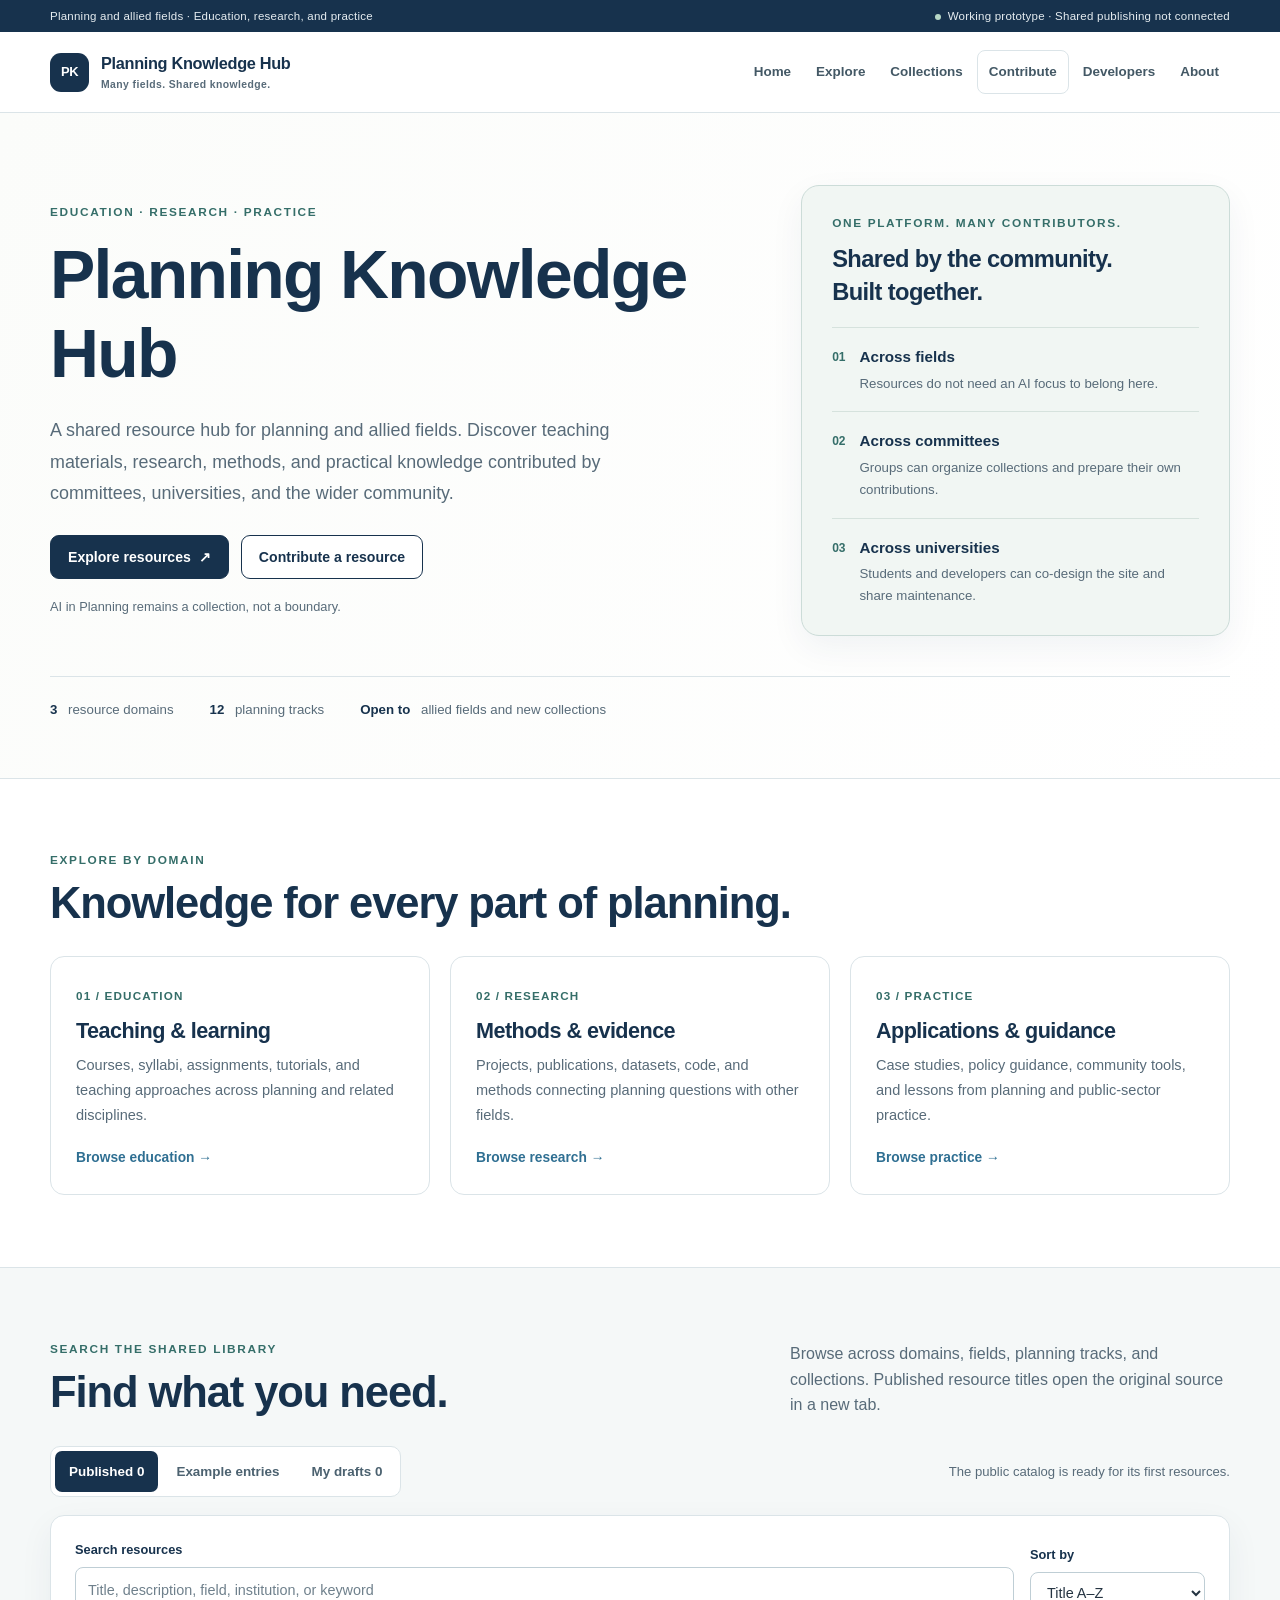
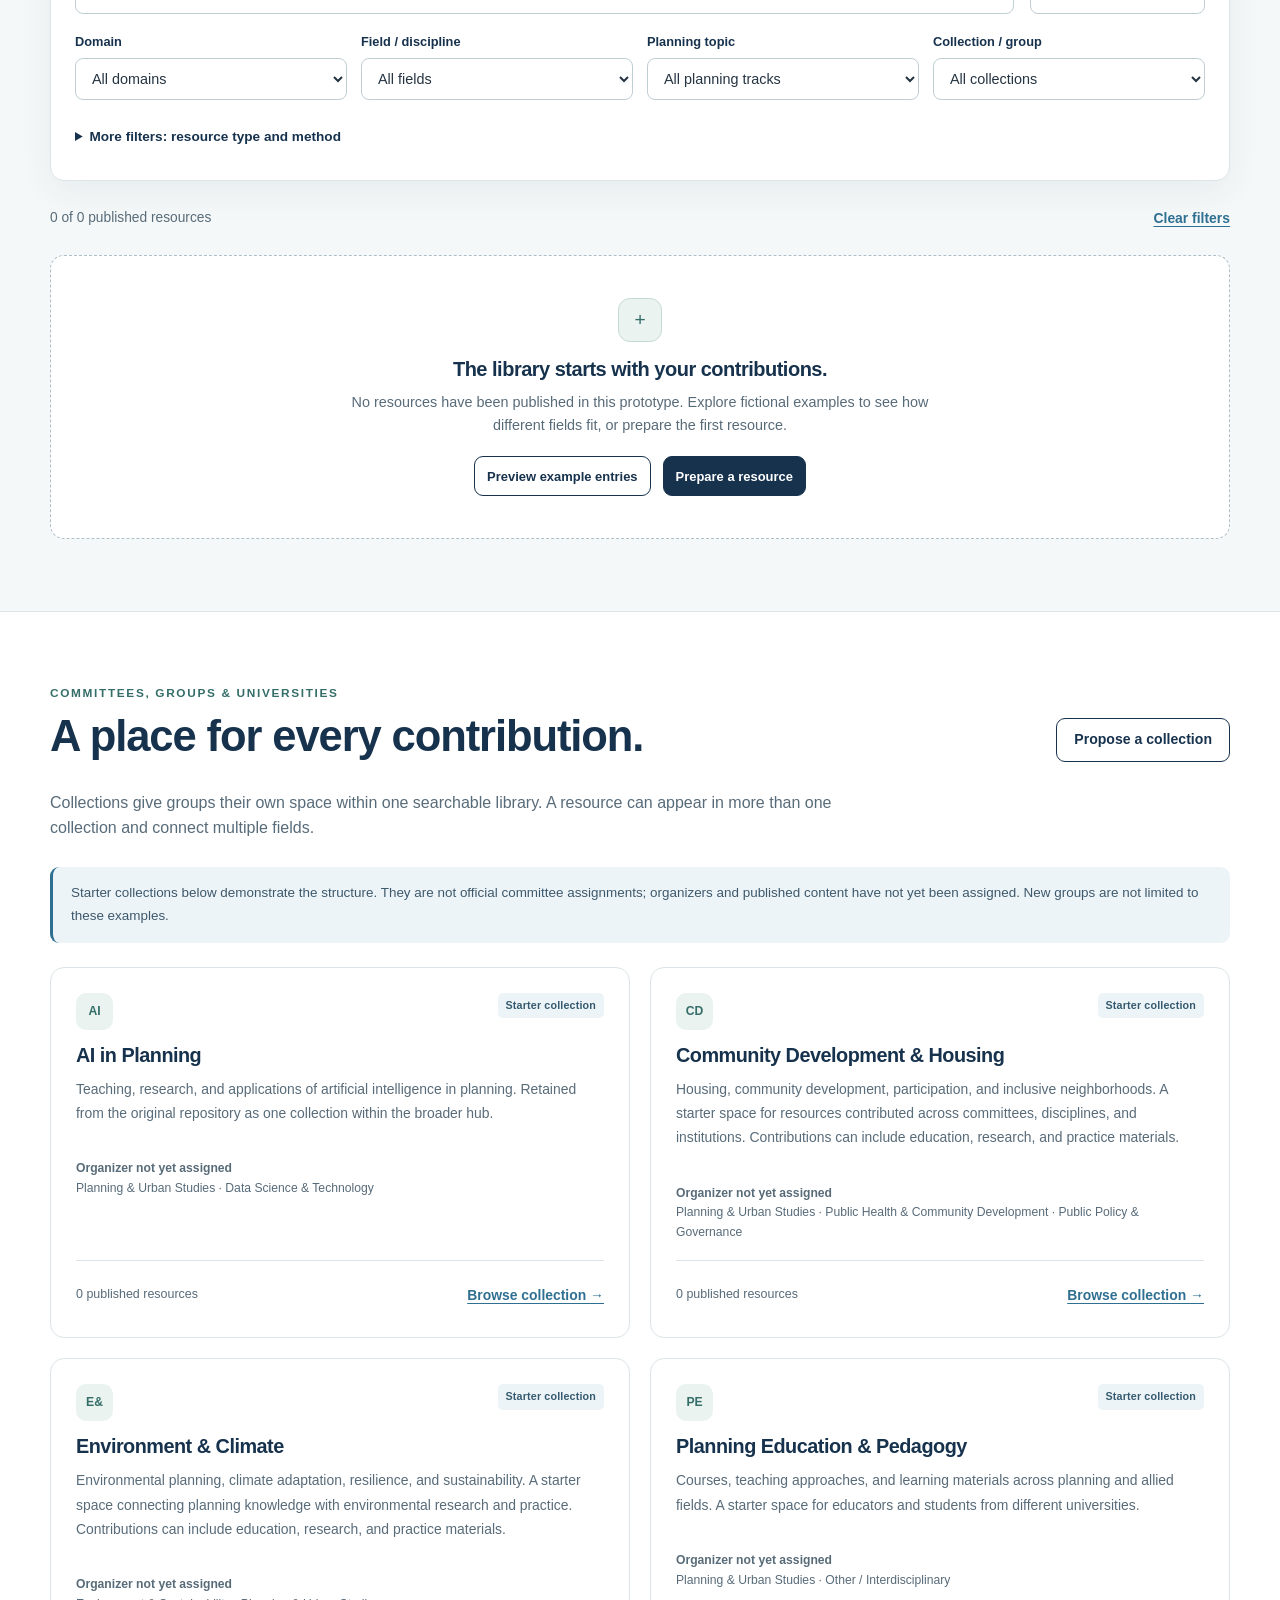
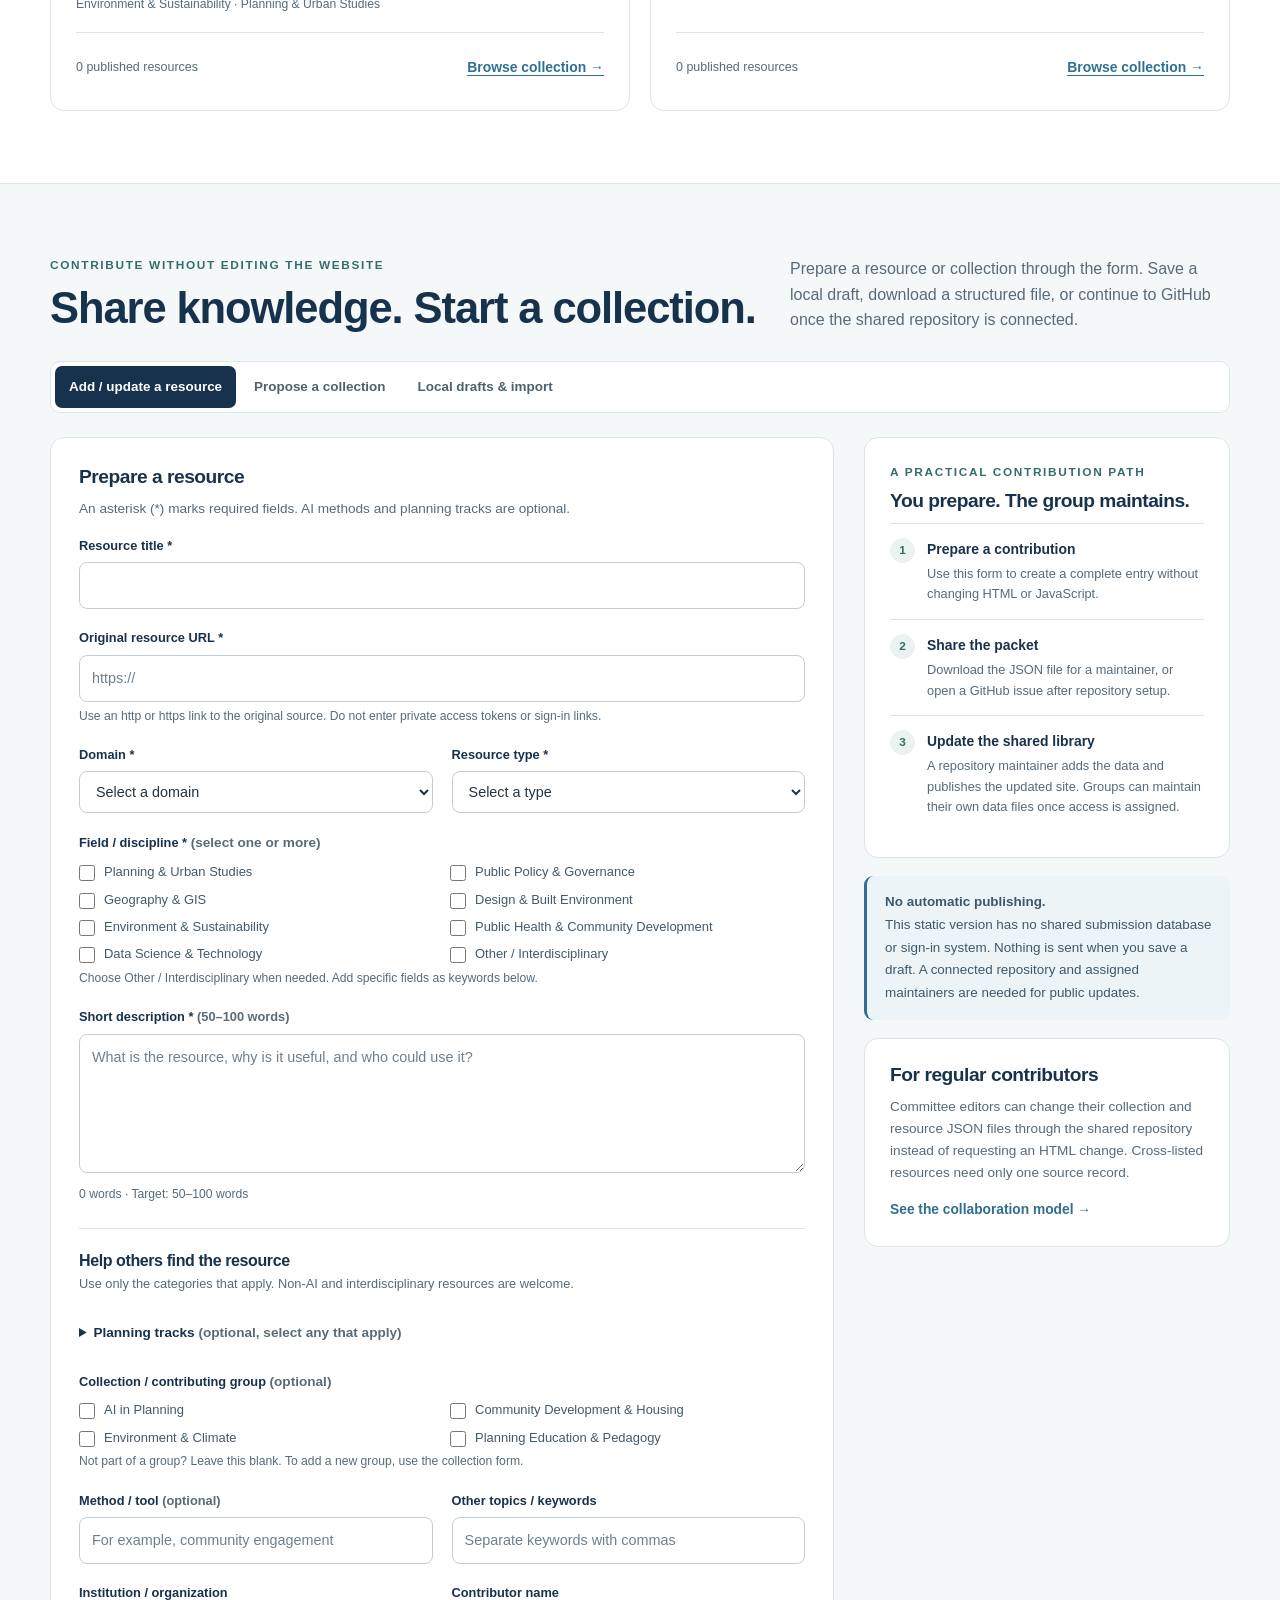
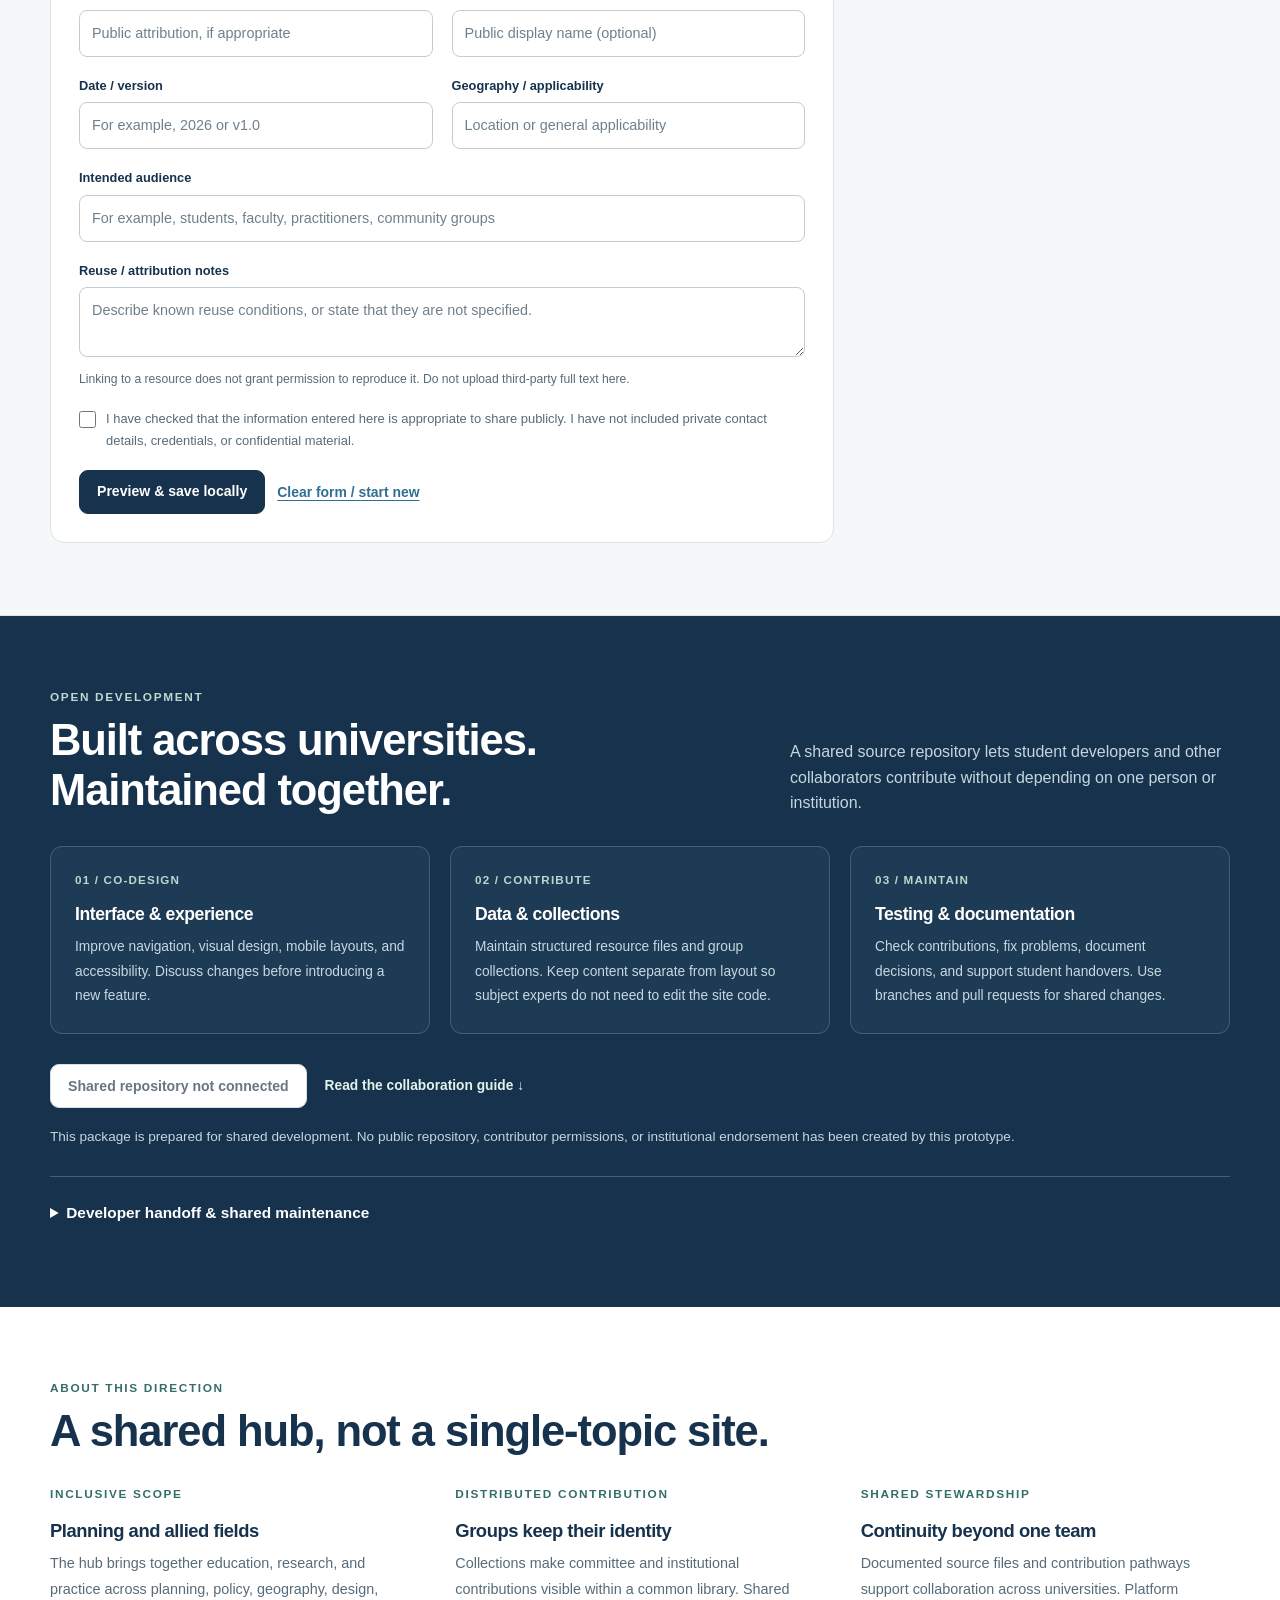
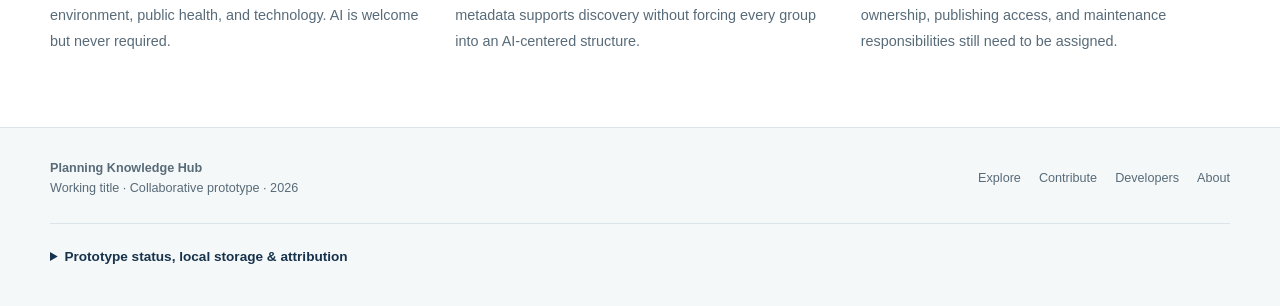
<file: 20261001Planning-Knowledge-Hub-Self-Contained.html>
<!doctype html>
<html lang="en">
<head>
  <meta charset="utf-8">
  <meta name="viewport" content="width=device-width, initial-scale=1">
  <meta name="description" content="A shared resource hub for planning and allied fields, with committee collections and cross-university collaboration.">
  <meta name="referrer" content="strict-origin-when-cross-origin">
  <title>Planning Knowledge Hub</title>
  <style>/* Shared visual system. Preserve the original repository's navy / teal identity. */
:root{--navy:#17324d;--navy2:#244864;--blue:#2f6f92;--teal:#356e69;--ink:#253442;--muted:#586b79;--line:#dbe4e8;--soft:#f5f8f8;--softblue:#edf4f8;--mint:#eaf3ef;--paper:#fbfcfa;--white:#fff;--radius:14px;--max:1180px;--shadow:0 12px 34px rgba(23,50,77,.06)}
*{box-sizing:border-box}html{scroll-behavior:smooth}body{margin:0;font-family:Inter,ui-sans-serif,-apple-system,BlinkMacSystemFont,"Segoe UI",Roboto,Helvetica,Arial,sans-serif;color:var(--ink);background:var(--white);line-height:1.6}button,input,select,textarea{font:inherit}a{color:var(--blue)}a:hover{color:var(--navy)}button{cursor:pointer}a,button{touch-action:manipulation}a:focus-visible,button:focus-visible,input:focus-visible,select:focus-visible,textarea:focus-visible,summary:focus-visible,[tabindex]:focus-visible{outline:3px solid #248385;outline-offset:4px}a[target="_blank"]:not(.btn)::after{content:" ↗"}h1,h2,h3{color:var(--navy);line-height:1.16;letter-spacing:-.025em}h1{font-size:clamp(2.7rem,5.3vw,4.7rem);margin:14px 0 22px;font-weight:750;max-width:760px}h2{font-size:clamp(1.9rem,3.4vw,2.75rem);margin:8px 0 14px;font-weight:720}h3{font-size:1.2rem;margin:0 0 10px}p{margin:0 0 16px}p:last-child{margin-bottom:0}code,pre{font-family:ui-monospace,SFMono-Regular,Consolas,monospace;font-size:.88em}code{overflow-wrap:anywhere}pre{white-space:pre-wrap;overflow-wrap:anywhere;background:var(--soft);padding:20px;border-radius:10px;border:1px solid var(--line)}[hidden]{display:none!important}.container{width:min(calc(100% - 48px),var(--max));margin-inline:auto}.skip-link{position:absolute;top:-70px;left:20px;z-index:110;background:var(--navy);color:white;padding:12px 16px}.skip-link:focus{top:8px}.eyebrow,.small-caps{font-size:.74rem;font-weight:800;letter-spacing:.14em;text-transform:uppercase;color:var(--teal)}.lede{font-size:1.15rem;line-height:1.75;color:var(--muted);max-width:720px}.muted{color:var(--muted)}.small{font-size:.85rem}.section-anchor{scroll-margin-top:100px}.section{padding:72px 0}.section.soft{background:var(--soft);border-block:1px solid var(--line)}.section-heading{display:flex;align-items:end;justify-content:space-between;gap:30px;margin-bottom:28px}.section-heading h2{margin-bottom:0}.section-heading p{color:var(--muted);max-width:440px;margin:0}.section-heading .btn{flex-shrink:0}.topline{background:var(--navy);color:#e6edf1;font-size:.72rem;letter-spacing:.02em}.topline .container{min-height:32px;display:flex;justify-content:space-between;align-items:center;gap:16px}.status-dot{display:inline-block;width:6px;height:6px;border-radius:50%;background:#b6d7c5;margin-right:7px}.site-header{position:sticky;top:0;z-index:40;background:rgba(255,255,255,.98);border-bottom:1px solid var(--line)}.header-inner{min-height:80px;display:flex;align-items:center;justify-content:space-between;gap:24px}.brand{display:flex;align-items:center;gap:12px;text-decoration:none;color:var(--navy);font-size:1.02rem;line-height:1.25;font-weight:780;letter-spacing:-.02em}.brand-mark{background:var(--navy);color:#fff;width:39px;height:39px;border-radius:11px;display:grid;place-items:center;font-size:.81rem;letter-spacing:-.03em;flex-shrink:0}.brand-sub{display:block;font-size:.65rem;font-weight:550;letter-spacing:.04em;color:var(--muted);margin-top:4px}nav ul{margin:0;padding:0;list-style:none;display:flex;align-items:center;gap:3px}nav a{font-size:.84rem;font-weight:650;text-decoration:none;display:block;padding:10px 11px;border-radius:8px;color:#435865}nav a:hover{background:var(--softblue)}.nav-contribute{border:1px solid var(--line)}.nav-toggle{display:none;background:white;border:1px solid var(--line);border-radius:8px;padding:9px 13px;color:var(--navy)}.hero{padding:72px 0 58px;background:linear-gradient(115deg,var(--paper),#fff);border-bottom:1px solid var(--line)}.hero-grid{display:grid;grid-template-columns:1.35fr .85fr;gap:70px;align-items:center}.hero .lede{font-size:1.12rem;max-width:640px;margin-bottom:26px}.button-row{display:flex;gap:12px;align-items:center;flex-wrap:wrap}.btn{display:inline-flex;align-items:center;justify-content:center;gap:8px;padding:11px 17px;border:1px solid var(--navy);border-radius:9px;background:var(--navy);color:white;text-decoration:none;font-weight:700;font-size:.88rem;min-height:44px;line-height:1.35}.btn:hover{background:var(--navy2);color:white}.btn.secondary{background:white;color:var(--navy)}.btn.secondary:hover{background:var(--softblue)}.btn.compact{font-size:.81rem;padding:9px 12px;min-height:40px}.btn:disabled,.btn[aria-disabled="true"]{background:#edf0f1;color:#687582;border-color:#d8e0e3;cursor:not-allowed}.link-button{background:transparent;border:0;color:var(--blue);padding:6px 0;text-decoration:underline;text-underline-offset:3px;font-size:.87rem;font-weight:650}.hero-caption{font-size:.8rem;color:var(--muted);margin-top:18px}.hero-aside{padding:28px 30px;border:1px solid #ccdcd8;border-radius:18px;background:#f1f6f3;box-shadow:var(--shadow)}.hero-aside h2{font-size:1.48rem;line-height:1.4;margin:10px 0 18px}.principle-row{display:flex;gap:14px;align-items:flex-start;padding:17px 0;border-top:1px solid #d6e2dd}.principle-row:last-child{padding-bottom:0}.principle-num{font-size:.75rem;color:var(--teal);font-weight:800;padding-top:3px}.principle-row strong{display:block;color:var(--navy);font-size:.95rem}.principle-row p{font-size:.83rem;color:var(--muted);margin:3px 0 0;line-height:1.65}.hero-bottom{display:flex;flex-wrap:wrap;gap:12px 36px;border-top:1px solid var(--line);margin-top:40px;padding-top:22px;color:var(--muted);font-size:.83rem}.hero-bottom strong{color:var(--navy);margin-right:7px}.domain-grid{display:grid;grid-template-columns:repeat(3,1fr);gap:20px}.card{padding:25px;background:white;border:1px solid var(--line);border-radius:var(--radius)}.domain-card{display:flex;flex-direction:column;gap:20px;transition:border-color .15s}.domain-card:hover{border-color:#7eaaa2}.card-number{font-size:.73rem;color:var(--teal);font-weight:750;letter-spacing:.1em}.domain-card h3{font-size:1.35rem;margin:10px 0}.domain-card p{font-size:.91rem;color:var(--muted);line-height:1.7}.text-link{font-size:.86rem;font-weight:750;text-decoration:none;color:var(--blue)}.domain-card .text-link{margin-top:auto}.section-intro{color:var(--muted);max-width:800px;margin:18px 0 26px}.view-bar{display:flex;justify-content:space-between;gap:16px;align-items:center;flex-wrap:wrap;margin-bottom:18px}.segmented{display:flex;flex-wrap:wrap;gap:4px;padding:4px;border:1px solid var(--line);border-radius:10px;background:white}.segmented button{background:transparent;border:0;border-radius:7px;padding:10px 14px;color:#4c6270;font-size:.84rem;font-weight:650}.segmented button[aria-pressed="true"],.segmented button[aria-selected="true"]{background:var(--navy);color:white}.view-note{font-size:.82rem;color:var(--muted)}.filters{background:white;padding:24px;border:1px solid var(--line);border-radius:var(--radius);box-shadow:var(--shadow)}.search-row{display:grid;grid-template-columns:1fr 175px;gap:16px;align-items:end;margin-bottom:18px}.field label,.field-label{display:block;font-size:.8rem;font-weight:750;color:var(--navy);margin-bottom:6px}input,select,textarea{width:100%;padding:11px 12px;border:1px solid #bfced5;border-radius:8px;background:white;color:var(--ink);font-size:.9rem;min-width:0}select{text-overflow:ellipsis}input::placeholder,textarea::placeholder{color:#6f808c}textarea{resize:vertical;line-height:1.6}input[type="checkbox"]{width:17px;height:17px;margin:3px 0 0;accent-color:var(--teal);flex-shrink:0}input[type="file"]{padding:9px;max-width:100%}.filter-grid{display:grid;grid-template-columns:repeat(4,minmax(0,1fr));gap:14px}.help{font-size:.76rem;line-height:1.6;color:var(--muted);margin-top:5px}.advanced{margin-top:18px}.advanced summary,details summary{cursor:pointer;font-size:.85rem;font-weight:700;color:var(--navy);padding:8px 0}.advanced .filter-grid{grid-template-columns:repeat(2,minmax(0,1fr));margin-top:8px}.result-toolbar{display:flex;align-items:center;justify-content:space-between;gap:20px;margin:20px 0}.result-count{font-size:.86rem;color:var(--muted)}.notice{padding:15px 18px;border-radius:9px;background:var(--softblue);border-left:3px solid var(--blue);font-size:.84rem;color:#3d586b;line-height:1.7}.notice.warning{background:#faf5e9;border-left-color:#a4823c;color:#625334}.empty-state{padding:42px 26px;border:1px dashed #adbec7;border-radius:var(--radius);text-align:center;background:white}.empty-state .empty-symbol{width:44px;height:44px;border:1px solid #c6d9d3;border-radius:12px;background:var(--mint);display:grid;place-items:center;color:var(--teal);margin:0 auto 16px;font-size:1.2rem}.empty-state h3{font-size:1.25rem}.empty-state p{max-width:620px;color:var(--muted);margin:0 auto 19px;font-size:.9rem}.empty-state .button-row{justify-content:center}.resource-list{display:grid;gap:14px}.resource-item{border:1px solid var(--line);border-radius:12px;padding:24px;background:white}.resource-top{display:flex;align-items:center;justify-content:space-between;gap:12px;margin-bottom:11px}.resource-type{font-size:.72rem;letter-spacing:.08em;text-transform:uppercase;font-weight:800;color:var(--teal)}.badge{display:inline-flex;align-items:center;font-size:.67rem;font-weight:750;padding:4px 8px;border-radius:5px;background:var(--softblue);color:#355a6f;letter-spacing:.015em}.badge.draft{background:#faf1db;color:#705619}.resource-title{font-size:1.17rem;line-height:1.4;font-weight:760;text-underline-offset:4px;color:var(--navy)}.resource-item h3{margin:0}.resource-description{margin:12px 0 15px;max-width:980px;color:#4c606e;font-size:.9rem;line-height:1.8}.resource-meta{display:flex;flex-wrap:wrap;gap:7px 18px;color:var(--muted);font-size:.77rem}.resource-meta span{overflow-wrap:anywhere}.resource-item details{margin-top:10px;border-top:1px solid var(--line);padding-top:5px}.resource-item details p{font-size:.82rem;color:var(--muted);margin:5px 0}.resource-actions{margin-top:12px}.collection-grid{display:grid;grid-template-columns:repeat(2,minmax(0,1fr));gap:20px}.collection-card{display:flex;flex-direction:column}.collection-header{display:flex;align-items:flex-start;justify-content:space-between;gap:10px;margin-bottom:14px}.collection-initial{width:37px;height:37px;background:var(--mint);color:var(--teal);border-radius:10px;display:grid;place-items:center;font-weight:800;font-size:.76rem}.collection-card h3{font-size:1.24rem}.collection-card p{color:var(--muted);font-size:.87rem;line-height:1.75}.collection-meta{font-size:.76rem;color:var(--muted);margin:18px 0}.collection-footer{display:flex;justify-content:space-between;align-items:center;gap:15px;padding-top:17px;border-top:1px solid var(--line);margin-top:auto;font-size:.78rem;color:var(--muted)}.form-layout{display:grid;grid-template-columns:1.5fr .7fr;gap:30px;align-items:start;margin-top:24px}.form-card{padding:28px;background:white;border:1px solid var(--line);border-radius:var(--radius)}.form-grid{display:grid;grid-template-columns:repeat(2,minmax(0,1fr));gap:19px}.field.full,.full{grid-column:1/-1}.form-subheading{border-top:1px solid var(--line);padding-top:23px;margin-top:4px}.form-subheading h3{font-size:1rem;margin-bottom:4px}.form-subheading p{font-size:.8rem;color:var(--muted)}fieldset{border:0;padding:0;margin:0;min-width:0}legend{font-size:.8rem;font-weight:750;color:var(--navy);margin-bottom:8px;padding:0}.check-grid{display:grid;grid-template-columns:repeat(2,minmax(0,1fr));gap:8px 16px}.check-option{display:flex;align-items:flex-start;gap:9px;font-size:.81rem;color:#435a68;cursor:pointer;line-height:1.5}.check-option input{width:16px;height:16px;margin:3px 0 0}.check-line{display:flex;gap:10px;align-items:flex-start;color:var(--muted);font-size:.81rem;line-height:1.65}.form-aside{display:grid;gap:18px}.step{display:flex;align-items:flex-start;gap:12px;padding:14px 0;border-top:1px solid var(--line)}.step:first-of-type{margin-top:17px}.step-number{width:25px;height:25px;background:var(--mint);color:var(--teal);border-radius:50%;display:grid;place-items:center;font-size:.74rem;font-weight:800;flex-shrink:0}.step strong{display:block;font-size:.87rem;color:var(--navy)}.step p{font-size:.8rem;color:var(--muted);margin:4px 0 0}.status-message{margin-top:18px;padding:14px 16px;background:var(--softblue);border-radius:9px;color:var(--navy);font-size:.86rem;overflow-wrap:anywhere}.status-message.error{background:#fbeee8;color:#863a23}.preview-panel{margin-top:25px;padding-top:24px;border-top:1px solid var(--line)}.preview-panel>h3{font-size:1.03rem}.preview-panel textarea{font-family:ui-monospace,Consolas,monospace;font-size:.75rem;background:var(--soft)}.drafts-list{display:grid;gap:12px;margin-top:20px}.draft-item{display:flex;justify-content:space-between;align-items:center;gap:24px;padding:16px;border:1px solid var(--line);border-radius:10px;background:white}.draft-item strong{display:block;color:var(--navy);font-size:.92rem}.draft-item small{font-size:.77rem;color:var(--muted)}.draft-actions{display:flex;gap:12px;flex-wrap:wrap}.draft-actions button{font-size:.78rem}.import-box{background:var(--soft);border:1px dashed #b6c7cf;border-radius:10px;padding:18px;margin-top:20px}.import-box label{font-size:.85rem;font-weight:700;display:block;margin-bottom:8px}.dev-section{background:var(--navy);color:#d6e2e9}.dev-section h2,.dev-section h3{color:#fff}.dev-section .eyebrow{color:#bbd9ce}.dev-section .section-heading p{color:#c5d6df}.dev-section .section-intro{color:#c5d6df}.developer-grid{display:grid;grid-template-columns:repeat(3,1fr);gap:20px;margin:30px 0}.dev-card{border:1px solid #436075;background:#1d3b54;border-radius:12px;padding:24px}.dev-card h3{font-size:1.1rem}.dev-card p{font-size:.86rem;line-height:1.8;color:#c7d8e1}.dev-card .card-number{color:#b7d9cd;display:block;margin-bottom:15px}.dev-actions{display:flex;align-items:center;gap:18px;flex-wrap:wrap}.dev-section .btn.secondary{background:#fff}.dev-section .text-link{color:#e3f3eb}.dev-guide{margin-top:28px;border-top:1px solid #436075;padding-top:14px}.dev-guide summary{color:#fff;font-size:.96rem;padding:10px 0}.guide-grid{display:grid;grid-template-columns:1fr 1fr;gap:28px;margin-top:18px}.guide-grid p{font-size:.85rem;color:#c7d8e1}.guide-grid pre{background:#112a40;border:1px solid #436075;color:#dcebe5;font-size:.8rem}.guide-grid a{color:#d4eadf}.about-grid{display:grid;grid-template-columns:repeat(3,1fr);gap:36px}.about-grid h3{font-size:1.15rem}.about-grid p{font-size:.9rem;color:var(--muted);line-height:1.8}.about-grid .small-caps{margin-bottom:16px}.site-footer{padding:30px 0;background:var(--soft);border-top:1px solid var(--line);color:var(--muted);font-size:.79rem}.footer-inner{display:flex;justify-content:space-between;gap:24px;align-items:center}.footer-links{display:flex;gap:18px}.footer-links a{color:var(--muted);text-decoration:none}.privacy-note{border-top:1px solid var(--line);margin-top:25px;padding-top:14px}.privacy-note p{max-width:1000px;font-size:.8rem}.sr-only{position:absolute;width:1px;height:1px;padding:0;margin:-1px;overflow:hidden;clip:rect(0,0,0,0);white-space:nowrap;border:0}.pill-note{margin-top:16px;display:flex;align-items:center;gap:8px;color:var(--muted);font-size:.8rem}.separator{height:1px;background:var(--line);margin:18px 0}
@media(min-width:1440px){.hero{padding-top:86px}}
@media(max-width:1050px){.hero-grid{gap:35px;grid-template-columns:1.15fr .9fr}nav a{padding:9px 8px;font-size:.78rem}.brand{font-size:.95rem}.form-layout{grid-template-columns:1.3fr .7fr}.form-card{padding:23px}.form-grid{gap:16px}.filter-grid{grid-template-columns:repeat(2,minmax(0,1fr))}.check-grid{grid-template-columns:1fr}}
@media(max-width:850px){.hero-grid,.form-layout{grid-template-columns:1fr}.hero-grid{gap:30px}.hero-aside{max-width:none}.hero-aside h2{max-width:none}.hero-aside{display:block}.principle-row{padding:12px 0}.hero h1{max-width:660px}.form-aside{grid-template-columns:1fr 1fr}.section-heading{align-items:flex-start;flex-direction:column;gap:16px}.section-heading p{max-width:700px}.nav-toggle{display:block}nav{display:none;position:absolute;left:0;right:0;top:80px;background:white;border-bottom:1px solid var(--line);padding:12px 24px}nav.open{display:block}nav ul{flex-direction:column;align-items:stretch}nav a{font-size:.9rem;padding:12px}.developer-grid{gap:14px}.dev-card{padding:20px}.domain-grid{gap:14px}.domain-card{padding:20px}}
@media(max-width:600px){.container{width:calc(100% - 32px)}.topline .container{min-height:30px;justify-content:center}.topline .scope-line{display:none}.topline{font-size:.66rem}.header-inner{min-height:74px}.brand{font-size:.87rem}.brand-sub{font-size:.61rem}.brand-mark{width:34px;height:34px}nav{top:74px}.hero{padding:44px 0 34px}.hero h1{font-size:2.9rem;line-height:1.1}.hero .lede{font-size:1rem}.hero-grid{gap:30px}.hero-aside{padding:22px}.hero-bottom{gap:9px 20px;margin-top:28px}.section{padding:48px 0}.domain-grid,.developer-grid,.collection-grid,.about-grid,.form-aside,.guide-grid{grid-template-columns:1fr}.domain-card{gap:15px}.search-row,.filter-grid,.advanced .filter-grid{grid-template-columns:1fr}.search-row{gap:13px}.filters{padding:18px}.filter-grid{gap:13px}.form-grid{grid-template-columns:1fr}.full,.field.full{grid-column:auto}.form-card{padding:20px}.check-grid{grid-template-columns:1fr}.segmented{width:100%;justify-content:space-between}.segmented button{font-size:.76rem;padding:9px 9px}.section-intro{font-size:.9rem}.result-toolbar{gap:10px}.resource-item{padding:20px}.resource-title{font-size:1.08rem}.resource-top{align-items:flex-start}.empty-state{padding:30px 20px}.collection-footer{align-items:flex-start}.draft-item{align-items:flex-start;flex-direction:column;gap:8px}.footer-inner{align-items:flex-start;flex-direction:column}.footer-links{flex-wrap:wrap}.section-anchor{scroll-margin-top:88px}.button-row .btn{flex-grow:1}.about-grid{gap:28px}}
@media(prefers-reduced-motion:reduce){html{scroll-behavior:auto}*,*::before,*::after{animation-duration:.001ms!important;transition-duration:.001ms!important}}
@media print{.topline,.site-header,.button-row,.form-layout,.dev-actions,.site-footer{display:none}.section{padding:25px 0}.hero{padding:15px 0}.dev-section{background:white;color:black}.dev-section h2,.dev-section h3,.dev-section p{color:black}.dev-card{background:white}.resource-item,.card{break-inside:avoid}}
</style>
</head>
<body>
<a class="skip-link" href="#main">Skip to main content</a>
<div class="topline"><div class="container"><span class="scope-line">Planning and allied fields · Education, research, and practice</span><span><span class="status-dot" aria-hidden="true"></span><span id="connectionLabel">Working prototype · Shared publishing not connected</span></span></div></div>
<header class="site-header">
  <div class="container header-inner">
    <a class="brand" href="#home" aria-label="Planning Knowledge Hub home"><span class="brand-mark" aria-hidden="true">PK</span><span><span data-site-title>Planning Knowledge Hub</span><span class="brand-sub">Many fields. Shared knowledge.</span></span></a>
    <button class="nav-toggle" type="button" aria-expanded="false" aria-controls="site-navigation">Menu</button>
    <nav id="site-navigation" aria-label="Primary navigation"><ul>
      <li><a href="#home">Home</a></li><li><a href="#explore">Explore</a></li><li><a href="#collections">Collections</a></li><li><a class="nav-contribute" href="#contribute">Contribute</a></li><li><a href="#developers">Developers</a></li><li><a href="#about">About</a></li>
    </ul></nav>
  </div>
</header>
<main id="main">
  <noscript><div class="container notice warning">JavaScript is required for search, filters, and local contribution tools. This page sends no submissions without an explicit handoff. The source package includes editable JSON resource files.</div></noscript>
  <section class="hero section-anchor" id="home">
    <div class="container">
      <div class="hero-grid">
        <div>
          <div class="eyebrow">Education · Research · Practice</div>
          <h1 data-site-title>Planning Knowledge Hub</h1>
          <p class="lede">A shared resource hub for planning and allied fields. Discover teaching materials, research, methods, and practical knowledge contributed by committees, universities, and the wider community.</p>
          <div class="button-row"><a class="btn" href="#explore">Explore resources <span aria-hidden="true">↗</span></a><a class="btn secondary" href="#contribute">Contribute a resource</a></div>
          <p class="hero-caption">AI in Planning remains a collection, not a boundary.</p>
        </div>
        <aside class="hero-aside" aria-label="An inclusive and collaborative platform">
          <div class="small-caps">One platform. Many contributors.</div>
          <h2>Shared by the community.<br>Built together.</h2>
          <div class="principle-row"><span class="principle-num">01</span><div><strong>Across fields</strong><p>Resources do not need an AI focus to belong here.</p></div></div>
          <div class="principle-row"><span class="principle-num">02</span><div><strong>Across committees</strong><p>Groups can organize collections and prepare their own contributions.</p></div></div>
          <div class="principle-row"><span class="principle-num">03</span><div><strong>Across universities</strong><p>Students and developers can co-design the site and share maintenance.</p></div></div>
        </aside>
      </div>
      <div class="hero-bottom"><span><strong>3</strong> resource domains</span><span><strong>12</strong> planning tracks</span><span><strong>Open to</strong> allied fields and new collections</span></div>
    </div>
  </section>
  <section class="section" aria-labelledby="domainsHeading">
    <div class="container">
      <div class="section-heading"><div><div class="eyebrow">Explore by domain</div><h2 id="domainsHeading">Knowledge for every part of planning.</h2></div></div>
      <div class="domain-grid">
        <article class="card domain-card"><div><span class="card-number">01 / EDUCATION</span><h3>Teaching & learning</h3><p>Courses, syllabi, assignments, tutorials, and teaching approaches across planning and related disciplines.</p></div><a class="text-link" href="#education" data-domain="Education">Browse education <span aria-hidden="true">→</span></a></article>
        <article class="card domain-card"><div><span class="card-number">02 / RESEARCH</span><h3>Methods & evidence</h3><p>Projects, publications, datasets, code, and methods connecting planning questions with other fields.</p></div><a class="text-link" href="#research" data-domain="Research">Browse research <span aria-hidden="true">→</span></a></article>
        <article class="card domain-card"><div><span class="card-number">03 / PRACTICE</span><h3>Applications & guidance</h3><p>Case studies, policy guidance, community tools, and lessons from planning and public-sector practice.</p></div><a class="text-link" href="#practice" data-domain="Practice">Browse practice <span aria-hidden="true">→</span></a></article>
      </div>
    </div>
  </section>
  <section class="section soft section-anchor" id="explore" aria-labelledby="exploreHeading">
    <div class="container">
      <div class="section-heading"><div><div class="eyebrow">Search the shared library</div><h2 id="exploreHeading">Find what you need.</h2></div><p>Browse across domains, fields, planning tracks, and collections. Published resource titles open the original source in a new tab.</p></div>
      <div class="view-bar"><div class="segmented" role="group" aria-label="Catalog view"><button type="button" data-view="published" aria-pressed="true">Published <span id="publishedCount">0</span></button><button type="button" data-view="examples" aria-pressed="false">Example entries</button><button type="button" data-view="drafts" aria-pressed="false">My drafts <span id="draftCount">0</span></button></div><span class="view-note" id="catalogNote">The public catalog is ready for its first resources.</span></div>
      <div id="exampleNotice" class="notice warning" hidden style="margin-bottom:18px">These are fictional display examples, not published resources or committee endorsements. Example titles have no external resource link.</div>
      <div id="draftNotice" class="notice warning" hidden style="margin-bottom:18px">Only drafts saved in this browser appear here. They are not published, synchronized, or shared with other contributors.</div>
      <div class="filters" aria-label="Resource filters">
        <div class="search-row"><div class="field"><label for="search">Search resources</label><input id="search" type="search" placeholder="Title, description, field, institution, or keyword" autocomplete="off"></div><div class="field"><label for="sort">Sort by</label><select id="sort"><option value="title">Title A–Z</option><option value="domain">Domain</option></select></div></div>
        <div class="filter-grid">
          <div class="field"><label for="domain">Domain</label><select id="domain"><option value="">All domains</option></select></div>
          <div class="field"><label for="fieldFilter">Field / discipline</label><select id="fieldFilter"><option value="">All fields</option></select></div>
          <div class="field"><label for="planningTopic">Planning topic</label><select id="planningTopic"><option value="">All planning tracks</option></select></div>
          <div class="field"><label for="collectionFilter">Collection / group</label><select id="collectionFilter"><option value="">All collections</option></select></div>
        </div>
        <details class="advanced"><summary>More filters: resource type and method</summary><div class="filter-grid"><div class="field"><label for="resourceType">Resource type</label><select id="resourceType"><option value="">All types</option></select></div><div class="field"><label for="methodFilter">Method / tool</label><select id="methodFilter"><option value="">All methods, including non-AI</option></select></div></div></details>
      </div>
      <div class="result-toolbar"><span id="resultCount" class="result-count" role="status" aria-live="polite"></span><button id="clearFilters" class="link-button" type="button">Clear filters</button></div>
      <div class="resource-list" id="resourceList"></div>
    </div>
  </section>
  <section class="section section-anchor" id="collections" aria-labelledby="collectionsHeading">
    <div class="container">
      <div class="section-heading"><div><div class="eyebrow">Committees, groups & universities</div><h2 id="collectionsHeading">A place for every contribution.</h2></div><a class="btn secondary" href="#contribute" data-open-tab="collection">Propose a collection</a></div>
      <p class="section-intro">Collections give groups their own space within one searchable library. A resource can appear in more than one collection and connect multiple fields.</p>
      <div class="notice" style="margin-bottom:24px">Starter collections below demonstrate the structure. They are not official committee assignments; organizers and published content have not yet been assigned. New groups are not limited to these examples.</div>
      <div class="collection-grid" id="collectionGrid"></div>
    </div>
  </section>
  <section class="section soft section-anchor" id="contribute" aria-labelledby="contributeHeading">
    <div class="container">
      <div class="section-heading"><div><div class="eyebrow">Contribute without editing the website</div><h2 id="contributeHeading">Share knowledge. Start a collection.</h2></div><p>Prepare a resource or collection through the form. Save a local draft, download a structured file, or continue to GitHub once the shared repository is connected.</p></div>
      <div class="segmented" role="tablist" aria-label="Contribution type"><button id="tab-resource" role="tab" aria-selected="true" aria-controls="panel-resource" tabindex="0" data-tab="resource" type="button">Add / update a resource</button><button id="tab-collection" role="tab" aria-selected="false" aria-controls="panel-collection" tabindex="-1" data-tab="collection" type="button">Propose a collection</button><button id="tab-drafts" role="tab" aria-selected="false" aria-controls="panel-drafts" tabindex="-1" data-tab="drafts" type="button">Local drafts & import</button></div>
      <div class="form-layout">
        <div>
          <div id="panel-resource" role="tabpanel" aria-labelledby="tab-resource" class="form-card">
            <h3 id="resourceFormHeading">Prepare a resource</h3><p class="muted small">An asterisk (*) marks required fields. AI methods and planning tracks are optional.</p>
            <form id="resourceForm">
              <input type="hidden" id="recordId"><input type="hidden" id="recordAction" value="add">
              <div class="form-grid">
                <div class="field full"><label for="resourceTitle">Resource title *</label><input id="resourceTitle" required maxlength="160"></div>
                <div class="field full"><label for="resourceUrl">Original resource URL *</label><input id="resourceUrl" type="url" required maxlength="1500" placeholder="https://"><div class="help">Use an http or https link to the original source. Do not enter private access tokens or sign-in links.</div></div>
                <div class="field"><label for="formDomain">Domain *</label><select id="formDomain" required><option value="">Select a domain</option></select></div>
                <div class="field"><label for="formType">Resource type *</label><select id="formType" required><option value="">Select a type</option></select></div>
                <fieldset class="full"><legend>Field / discipline * <span class="muted small">(select one or more)</span></legend><div id="formFields" class="check-grid"></div><div class="help">Choose Other / Interdisciplinary when needed. Add specific fields as keywords below.</div></fieldset>
                <div class="field full"><label for="resourceDescription">Short description * <span class="muted">(50–100 words)</span></label><textarea id="resourceDescription" rows="5" required maxlength="2200" aria-describedby="wordCount" placeholder="What is the resource, why is it useful, and who could use it?"></textarea><div id="wordCount" class="help">0 words · Target: 50–100 words</div></div>
                <div class="full form-subheading"><h3>Help others find the resource</h3><p>Use only the categories that apply. Non-AI and interdisciplinary resources are welcome.</p></div>
                <details class="full"><summary>Planning tracks <span class="muted">(optional, select any that apply)</span></summary><div id="formTopics" class="check-grid" style="margin-top:10px"></div></details>
                <fieldset class="full"><legend>Collection / contributing group <span class="muted small">(optional)</span></legend><div id="formCollections" class="check-grid"></div><div class="help">Not part of a group? Leave this blank. To add a new group, use the collection form.</div></fieldset>
                <div class="field"><label for="formMethod">Method / tool <span class="muted">(optional)</span></label><input id="formMethod" list="methodOptions" maxlength="120" placeholder="For example, community engagement"><datalist id="methodOptions"></datalist></div>
                <div class="field"><label for="formKeywords">Other topics / keywords</label><input id="formKeywords" maxlength="350" placeholder="Separate keywords with commas"></div>
                <div class="field"><label for="institution">Institution / organization</label><input id="institution" maxlength="180" placeholder="Public attribution, if appropriate"></div>
                <div class="field"><label for="contributor">Contributor name</label><input id="contributor" maxlength="120" placeholder="Public display name (optional)"></div>
                <div class="field"><label for="resourceDate">Date / version</label><input id="resourceDate" maxlength="60" placeholder="For example, 2026 or v1.0"></div>
                <div class="field"><label for="geography">Geography / applicability</label><input id="geography" maxlength="140" placeholder="Location or general applicability"></div>
                <div class="field full"><label for="audience">Intended audience</label><input id="audience" maxlength="180" placeholder="For example, students, faculty, practitioners, community groups"></div>
                <div class="field full"><label for="license">Reuse / attribution notes</label><textarea id="license" rows="2" maxlength="700" placeholder="Describe known reuse conditions, or state that they are not specified."></textarea><div class="help">Linking to a resource does not grant permission to reproduce it. Do not upload third-party full text here.</div></div>
                <label class="full check-line"><input id="resourceConsent" type="checkbox" required><span>I have checked that the information entered here is appropriate to share publicly. I have not included private contact details, credentials, or confidential material.</span></label>
                <div class="full button-row"><button class="btn" type="submit">Preview & save locally</button><button class="link-button" id="resetResource" type="button">Clear form / start new</button></div>
              </div>
            </form>
            <div id="resourceStatus" role="status" tabindex="-1" class="status-message" hidden></div>
            <div id="resourcePreview" class="preview-panel" hidden><h3>Your contribution packet</h3><div id="resourcePreviewCard"></div><div class="button-row" style="margin-top:16px"><button class="btn secondary compact" type="button" id="downloadResource">Download JSON</button><button class="btn secondary compact" type="button" id="copyResource">Copy submission</button><a class="btn compact" id="resourceGitHub" aria-disabled="true" tabindex="-1" target="_blank" rel="noopener noreferrer">Continue on GitHub</a></div><p class="help" id="resourceHandoffNote"></p><details><summary>View / select submission text</summary><label class="sr-only" for="resourcePacketText">Resource submission text</label><textarea id="resourcePacketText" rows="8" readonly></textarea></details></div>
          </div>
          <div id="panel-collection" role="tabpanel" aria-labelledby="tab-collection" class="form-card" hidden>
            <h3>Prepare a collection</h3><p class="muted small">Any relevant committee, group, or university collaboration can propose a collection. Local creation does not assign official status or editing permissions.</p>
            <form id="collectionForm"><input id="collectionId" type="hidden"><div class="form-grid">
              <div class="field full"><label for="collectionTitle">Collection name *</label><input id="collectionTitle" maxlength="140" required placeholder="For example, Community Health and Planning"></div>
              <div class="field"><label for="organizerType">Type of group *</label><select id="organizerType" required><option value="">Select a group type</option></select></div>
              <div class="field"><label for="organizer">Committee / group name</label><input id="organizer" maxlength="180" placeholder="Leave blank if not yet assigned"></div>
              <div class="field full"><label for="collectionInstitution">Participating institution(s)</label><input id="collectionInstitution" maxlength="250" placeholder="Optional public attribution"></div>
              <div class="field full"><label for="collectionDescription">Collection description * <span class="muted">(20–100 words)</span></label><textarea id="collectionDescription" rows="5" maxlength="2200" required placeholder="Describe the collection's scope, audience, and intended contributions."></textarea><div id="collectionWordCount" class="help">0 words · Target: 20–100 words</div></div>
              <fieldset class="full"><legend>Field / discipline * <span class="muted small">(select one or more)</span></legend><div id="collectionFields" class="check-grid"></div></fieldset>
              <details class="full"><summary>Associated planning tracks <span class="muted">(optional)</span></summary><div id="collectionTopics" class="check-grid" style="margin-top:10px"></div></details>
              <label class="full check-line"><input id="collectionConsent" type="checkbox" required><span>This information is suitable for public sharing. I understand that this draft does not create an official committee or grant repository access.</span></label>
              <div class="full button-row"><button class="btn" type="submit">Preview & save locally</button><button class="link-button" id="resetCollection" type="button">Clear form / start new</button></div>
            </div></form>
            <div id="collectionStatus" role="status" tabindex="-1" class="status-message" hidden></div>
            <div id="collectionPreview" class="preview-panel" hidden><h3>Your collection packet</h3><div id="collectionPreviewCard"></div><div class="button-row" style="margin-top:16px"><button class="btn secondary compact" type="button" id="downloadCollection">Download JSON</button><button class="btn secondary compact" type="button" id="copyCollection">Copy submission</button><a class="btn compact" id="collectionGitHub" aria-disabled="true" tabindex="-1" target="_blank" rel="noopener noreferrer">Continue on GitHub</a></div><p class="help" id="collectionHandoffNote"></p><details><summary>View / select submission text</summary><label class="sr-only" for="collectionPacketText">Collection submission text</label><textarea id="collectionPacketText" rows="8" readonly></textarea></details></div>
          </div>
          <div id="panel-drafts" role="tabpanel" aria-labelledby="tab-drafts" class="form-card" hidden>
            <h3>Local workspace</h3><p class="muted small">Drafts are stored only in this browser when storage is available. They are not a shared database, login account, or published catalog. Export them before switching devices or clearing browser data.</p>
            <div class="button-row"><button class="btn secondary compact" id="downloadAllDrafts" type="button">Export all local drafts</button><button class="link-button" id="clearAllDrafts" type="button">Delete all local drafts</button></div>
            <div id="draftsList" class="drafts-list"></div>
            <div class="import-box"><label for="importFile">Import a resource, collection, or workspace JSON file</label><input id="importFile" type="file" accept=".json,application/json"><p class="help">Imports are validated and remain local drafts. Matching IDs replace local drafts only; published data is never overwritten. Maximum file size: 1 MB.</p></div>
            <div id="workspaceStatus" class="status-message" role="status" tabindex="-1" hidden></div>
          </div>
        </div>
        <aside class="form-aside">
          <div class="card"><div class="small-caps">A practical contribution path</div><h3 style="margin-top:9px">You prepare. The group maintains.</h3><div class="step"><span class="step-number">1</span><div><strong>Prepare a contribution</strong><p>Use this form to create a complete entry without changing HTML or JavaScript.</p></div></div><div class="step"><span class="step-number">2</span><div><strong>Share the packet</strong><p>Download the JSON file for a maintainer, or open a GitHub issue after repository setup.</p></div></div><div class="step"><span class="step-number">3</span><div><strong>Update the shared library</strong><p>A repository maintainer adds the data and publishes the updated site. Groups can maintain their own data files once access is assigned.</p></div></div></div>
          <div class="notice"><strong>No automatic publishing.</strong><br>This static version has no shared submission database or sign-in system. Nothing is sent when you save a draft. A connected repository and assigned maintainers are needed for public updates.</div>
          <div class="card"><h3>For regular contributors</h3><p class="muted small">Committee editors can change their collection and resource JSON files through the shared repository instead of requesting an HTML change. Cross-listed resources need only one source record.</p><a class="text-link" href="#developers" style="display:block;margin-top:14px">See the collaboration model →</a></div>
        </aside>
      </div>
    </div>
  </section>
  <section class="section dev-section section-anchor" id="developers" aria-labelledby="developersHeading">
    <div class="container">
      <div class="section-heading"><div><div class="eyebrow">Open development</div><h2 id="developersHeading">Built across universities.<br>Maintained together.</h2></div><p>A shared source repository lets student developers and other collaborators contribute without depending on one person or institution.</p></div>
      <div class="developer-grid"><article class="dev-card"><span class="card-number">01 / CO-DESIGN</span><h3>Interface & experience</h3><p>Improve navigation, visual design, mobile layouts, and accessibility. Discuss changes before introducing a new feature.</p></article><article class="dev-card"><span class="card-number">02 / CONTRIBUTE</span><h3>Data & collections</h3><p>Maintain structured resource files and group collections. Keep content separate from layout so subject experts do not need to edit the site code.</p></article><article class="dev-card"><span class="card-number">03 / MAINTAIN</span><h3>Testing & documentation</h3><p>Check contributions, fix problems, document decisions, and support student handovers. Use branches and pull requests for shared changes.</p></article></div>
      <div class="dev-actions"><a class="btn secondary" id="repositoryLink" aria-disabled="true" tabindex="-1" target="_blank" rel="noopener noreferrer">Shared repository not connected</a><a class="text-link" href="#developerGuide" id="openDeveloperGuide">Read the collaboration guide ↓</a></div>
      <p class="small" id="repoSetupNote" style="color:#c5d6df;margin-top:18px">This package is prepared for shared development. No public repository, contributor permissions, or institutional endorsement has been created by this prototype.</p>
      <details class="dev-guide section-anchor" id="developerGuide"><summary>Developer handoff & shared maintenance</summary><div class="guide-grid"><div><h3>One source of truth</h3><p>The ZIP contains editable source files, JSON data, validation and build scripts, contribution templates, and GitHub workflows. Build the portable HTML from those files rather than editing generated copies.</p><pre>src/                 HTML template, CSS, JavaScript
data/collections/    One file per collection
data/resources/      One file per resource
scripts/             Validate, import, and build
docs/                Setup and maintenance guides
.github/             Issues, checks, deployment</pre><p>Local build, with Python 3.10 or newer:</p><pre>python scripts/validate.py
python scripts/build.py
python -m http.server 8000</pre></div><div><h3>Contribute from any university</h3><p>Use a shared organization-owned repository. Contributors can fork it, make changes on a branch, and propose a pull request. Assigned maintainers can then merge changes and publish a new version.</p><p>Committee editors maintain content; student developers maintain code and documentation. Keep at least two maintainers and document handovers so access does not end with one student's appointment.</p><h3 style="margin-top:25px">Connect the public workflow</h3><p>Set <code>githubRepository</code> in <code>data/config.json</code> to the real owner/repository, enable Issues, and configure GitHub Pages. Rebuild the HTML. The repository and submission links will then use that location.</p><p>Repository permissions and branch rules must be configured by an administrator. The included CODEOWNERS example does not grant access. Select and approve a code license before describing the project as open source.</p><p class="small">The local form is not a content management system. Authenticated, non-GitHub publishing would require a separately configured service.</p></div></div></details>
    </div>
  </section>
  <section class="section section-anchor" id="about" aria-labelledby="aboutHeading"><div class="container"><div class="section-heading"><div><div class="eyebrow">About this direction</div><h2 id="aboutHeading">A shared hub, not a single-topic site.</h2></div></div><div class="about-grid"><article><div class="small-caps">Inclusive scope</div><h3>Planning and allied fields</h3><p>The hub brings together education, research, and practice across planning, policy, geography, design, environment, public health, and technology. AI is welcome but never required.</p></article><article><div class="small-caps">Distributed contribution</div><h3>Groups keep their identity</h3><p>Collections make committee and institutional contributions visible within a common library. Shared metadata supports discovery without forcing every group into an AI-centered structure.</p></article><article><div class="small-caps">Shared stewardship</div><h3>Continuity beyond one team</h3><p>Documented source files and contribution pathways support collaboration across universities. Platform ownership, publishing access, and maintenance responsibilities still need to be assigned.</p></article></div></div></section>
</main>
<footer class="site-footer"><div class="container"><div class="footer-inner"><div><strong data-site-title>Planning Knowledge Hub</strong><br>Working title · Collaborative prototype · <span id="year"></span></div><div class="footer-links"><a href="#explore">Explore</a><a href="#contribute">Contribute</a><a href="#developers">Developers</a><a href="#about">About</a></div></div><details class="privacy-note"><summary>Prototype status, local storage & attribution</summary><p>No official organizational name, committee assignment, or affiliation is asserted by this prototype. The published catalog starts empty, as in the original HTML. Example entries are fictional and are excluded from published counts. Drafts remain on this device unless you explicitly export or share them. Local storage is not encrypted and should not contain confidential information. External resource links and GitHub submissions take you to third-party websites. Source material retains its original reuse conditions.</p><p>Source package version <span id="version"></span>. Technical setup references and limitations are documented in <code>docs/</code>.</p></details></div></footer>
<script id="hub-data" type="application/json">{"config":{"siteTitle":"Planning Knowledge Hub","tagline":"A shared resource hub for planning and allied fields.","githubRepository":"","githubBranch":"main","version":"2.0.0","status":"Working prototype","storageNamespace":"planning-knowledge-hub-v2"},"taxonomy":{"domains":["Education","Research","Practice"],"resourceTypes":["Course / Syllabus","Teaching Material","Publication","Research Project","Dataset","Code / Notebook","Tool","Workflow","Use Case","Policy / Guidance","Report","Event / Recording","Other"],"fields":[{"id":"planning","label":"Planning \u0026 Urban Studies"},{"id":"policy","label":"Public Policy \u0026 Governance"},{"id":"geography","label":"Geography \u0026 GIS"},{"id":"design","label":"Design \u0026 Built Environment"},{"id":"environment","label":"Environment \u0026 Sustainability"},{"id":"health","label":"Public Health \u0026 Community Development"},{"id":"computing","label":"Data Science \u0026 Technology"},{"id":"interdisciplinary","label":"Other / Interdisciplinary"}],"topics":[{"id":"track-1","label":"Track 1: AI in Planning"},{"id":"track-2","label":"Track 2: Community Development and Housing"},{"id":"track-3","label":"Track 3: Environmental Planning"},{"id":"track-4","label":"Track 4: Inclusion, Anti-racism and Accessibility in Planning"},{"id":"track-5","label":"Track 5: International Development Planning"},{"id":"track-6","label":"Track 6: Land Use Policy, Governance and Law"},{"id":"track-7","label":"Track 7: Food Systems and Community Health"},{"id":"track-8","label":"Track 8: Planning History, Theory and Education"},{"id":"track-9","label":"Track 9: Regional Planning \u0026 Economic Development"},{"id":"track-10","label":"Track 10: Quantitative and Spatial Methods"},{"id":"track-11","label":"Track 11: Transportation \u0026 Infrastructure Planning"},{"id":"track-12","label":"Track 12: Placemaking and Urban Design"}],"methods":["Qualitative Research","Community Engagement","Policy Analysis","GIS / Spatial Analysis","Statistical Analysis","Design Methods","Generative AI / LLMs","Machine Learning","NLP","Computer Vision","GeoAI","Predictive Analytics","Agents"],"organizerTypes":["Committee","Task Force","Research Group","University / Program","Cross-University Collaboration","Community / Practice Organization","Other"]},"collections":[{"id":"ai-in-planning","title":"AI in Planning","description":"Teaching, research, and applications of artificial intelligence in planning. Retained from the original repository as one collection within the broader hub.","organizerType":"Cross-University Collaboration","organizer":"","institution":"","fields":["planning","computing"],"topics":["track-1"],"status":"starter"},{"id":"community-and-housing","title":"Community Development \u0026 Housing","description":"Housing, community development, participation, and inclusive neighborhoods. A starter space for resources contributed across committees, disciplines, and institutions. Contributions can include education, research, and practice materials.","organizerType":"Cross-University Collaboration","organizer":"","institution":"","fields":["planning","health","policy"],"topics":["track-2","track-4"],"status":"starter"},{"id":"environment-and-climate","title":"Environment \u0026 Climate","description":"Environmental planning, climate adaptation, resilience, and sustainability. A starter space connecting planning knowledge with environmental research and practice. Contributions can include education, research, and practice materials.","organizerType":"Cross-University Collaboration","organizer":"","institution":"","fields":["environment","planning"],"topics":["track-3"],"status":"starter"},{"id":"planning-education","title":"Planning Education \u0026 Pedagogy","description":"Courses, teaching approaches, and learning materials across planning and allied fields. A starter space for educators and students from different universities.","organizerType":"Cross-University Collaboration","organizer":"","institution":"","fields":["planning","interdisciplinary"],"topics":["track-8"],"status":"starter"}],"resources":[],"examples":[{"id":"example-housing-studio","title":"Housing and community development studio syllabus","description":"This illustrative entry shows how a housing studio could share its course structure, community partnership approach, assignments, and assessment criteria. It demonstrates a non-AI education resource that connects planning with public policy and community development. The title, description, and metadata are examples only; no actual course, institution, or downloadable syllabus is represented.","url":"","domain":"Education","resourceType":"Course / Syllabus","fields":["planning","policy"],"topics":["track-2"],"collectionIds":["community-and-housing"],"method":"Community Engagement","keywords":[],"institution":"","contributor":"","date":"","geography":"","license":"Illustrative display only. Not an actual resource.","audience":"","isExample":true},{"id":"example-climate-methods","title":"Neighborhood climate adaptation research framework","description":"This illustrative entry demonstrates a research resource linking environmental planning, climate adaptation, and neighborhood-scale analysis. A real record could explain the research question, data requirements, methods, limitations, and intended audience before linking to a paper or project page. This sample does not describe an actual study or make any claim about results, authors, or institutions.","url":"","domain":"Research","resourceType":"Research Project","fields":["environment","planning"],"topics":["track-3"],"collectionIds":["environment-and-climate"],"method":"GIS / Spatial Analysis","keywords":[],"institution":"","contributor":"","date":"","geography":"","license":"Illustrative display only. Not an actual resource.","audience":"","isExample":true},{"id":"example-engagement-guide","title":"Inclusive community engagement field guide","description":"This illustrative entry shows how a practical guide could document accessible meeting formats, participant outreach, facilitation methods, and feedback reporting. It demonstrates that community-centered and qualitative resources belong in the hub alongside technical tools. The record is a fictional display example, not an endorsed guide, an official committee publication, or advice for a particular planning process.","url":"","domain":"Practice","resourceType":"Policy / Guidance","fields":["health","planning"],"topics":["track-4","track-2"],"collectionIds":["community-and-housing"],"method":"Community Engagement","keywords":[],"institution":"","contributor":"","date":"","geography":"","license":"Illustrative display only. Not an actual resource.","audience":"","isExample":true},{"id":"example-responsible-ai","title":"Teaching module on responsible AI in planning","description":"This illustrative entry shows how the original AI repository fits within a broader knowledge hub. A real teaching module could provide learning objectives, classroom activities, and discussion questions about using AI responsibly in planning. Here, AI is an optional method and a specific planning topic, not a requirement for every resource. No actual teaching materials are linked.","url":"","domain":"Education","resourceType":"Teaching Material","fields":["computing","planning"],"topics":["track-1"],"collectionIds":["ai-in-planning","planning-education"],"method":"Generative AI / LLMs","keywords":[],"institution":"","contributor":"","date":"","geography":"","license":"Illustrative display only. Not an actual resource.","audience":"","isExample":true},{"id":"example-spatial-access","title":"Reproducible spatial accessibility notebook","description":"This illustrative entry represents the structure of a research notebook record connecting geography, transportation, and planning methods. A real contribution could describe its input data, analytical steps, software requirements, and reproducibility limits, with a link to the source repository. This is a fictional metadata example only and does not provide executable code, observed data, or validated accessibility findings.","url":"","domain":"Research","resourceType":"Code / Notebook","fields":["geography","computing"],"topics":["track-10","track-11"],"collectionIds":[],"method":"GIS / Spatial Analysis","keywords":[],"institution":"","contributor":"","date":"","geography":"","license":"Illustrative display only. Not an actual resource.","audience":"","isExample":true},{"id":"example-public-space","title":"Public space design and observation toolkit","description":"This illustrative entry demonstrates how a design-oriented practice resource could be shared across architecture, urban design, and planning. A real toolkit could include observation templates, documentation methods, and instructions for interpreting public space use. This fictional record is provided only to test the catalog and filters; it does not identify an actual toolkit or recommend a design intervention.","url":"","domain":"Practice","resourceType":"Tool","fields":["design","planning"],"topics":["track-12"],"collectionIds":[],"method":"Design Methods","keywords":[],"institution":"","contributor":"","date":"","geography":"","license":"Illustrative display only. Not an actual resource.","audience":"","isExample":true}]}</script>
<script>/*
 * Planning Knowledge Hub: dependency-free, offline-capable browser application.
 * Shared data is read-only here. Browser drafts never modify published data.
 * Do not put credentials in this file, JSON data, or client-side storage.
 */
(function () {
  'use strict';
  const DATA = JSON.parse(document.getElementById('hub-data').textContent);
  const CONFIG = DATA.config;
  const TAX = DATA.taxonomy;
  const PUBLISHED = DATA.resources;
  const COLLECTIONS = DATA.collections;
  const EXAMPLES = DATA.examples;
  const $ = id => document.getElementById(id);
  const esc = value => String(value ?? '').replace(/[&<>"']/g, c => ({'&':'&amp;','<':'&lt;','>':'&gt;','"':'&quot;',"'":'&#39;'}[c]));
  const norm = value => String(value ?? '').trim().toLocaleLowerCase();
  const words = value => String(value ?? '').trim().split(/\s+/u).filter(Boolean).length;
  const idPattern = /^[a-z0-9][a-z0-9-]{0,99}$/;
  const repoPattern = /^[A-Za-z0-9][A-Za-z0-9-]{0,38}\/[A-Za-z0-9_.-]{1,100}$/;
  const repo = repoPattern.test(CONFIG.githubRepository || '') && !/\/(\.|\.\.)$/.test(CONFIG.githubRepository) ? CONFIG.githubRepository : '';
  const repoURL = repo ? 'https://github.com/' + repo : '';
  const storageKey = (CONFIG.storageNamespace || 'planning-knowledge-hub-v2') + ':' + (repo || 'prototype');
  let persistenceAvailable = true;
  let storageWarning = '';
  let view = 'published';
  let currentResource = null;
  let currentCollection = null;

  function plainObject(value) {
    return value !== null && typeof value === 'object' && !Array.isArray(value);
  }
  function text(value, max, label, required = false) {
    if (value !== undefined && value !== null && typeof value !== 'string') throw new Error(label + ' must be text.');
    const result = (value || '').trim();
    if (required && !result) throw new Error(label + ' is required.');
    if (result.length > max) throw new Error(label + ' is too long.');
    return result;
  }
  function list(value, allowed, label, max = 24) {
    if (value === undefined) return [];
    if (!Array.isArray(value) || value.length > max || value.some(x => typeof x !== 'string' || x.length > 140)) throw new Error(label + ' must be a short list of text values.');
    const clean = [...new Set(value.map(x => x.trim()).filter(Boolean))];
    if (allowed && clean.some(x => !allowed.includes(x))) throw new Error(label + ' contains an unknown category.');
    return clean;
  }
  function safeURL(value) {
    try {
      const url = new URL(value);
      return ['http:', 'https:'].includes(url.protocol) && !url.username && !url.password && url.hostname ? url.href : '';
    } catch (_) { return ''; }
  }
  function uid(prefix) {
    const random = typeof crypto !== 'undefined' && crypto.randomUUID ? crypto.randomUUID().replaceAll('-', '').slice(0, 12) : Date.now().toString(36) + Math.random().toString(36).slice(2, 8);
    return prefix + '-' + random;
  }
  function normalizeRecord(raw, kind) {
    if (!plainObject(raw)) throw new Error('The record must be a JSON object.');
    const id = text(raw.id, 100, 'Record ID', true);
    if (!idPattern.test(id)) throw new Error('Record IDs must use lowercase letters, numbers, and hyphens.');
    const record = {
      id,
      title: text(raw.title, kind === 'resource' ? 160 : 140, 'Title', true),
      description: text(raw.description, 2200, 'Description', true),
      fields: list(raw.fields, TAX.fields.map(x => x.id), 'Fields'),
      topics: list(raw.topics, TAX.topics.map(x => x.id), 'Planning tracks')
    };
    const count = words(record.description);
    const minWords = kind === 'resource' ? 50 : 20;
    if (count < minWords || count > 100) throw new Error('The description must contain ' + minWords + '–100 words (currently ' + count + ').');
    if (!record.fields.length) throw new Error('Select at least one field / discipline.');
    if (kind === 'resource') {
      if (id.startsWith('example-')) throw new Error('Example IDs are reserved for fictional display records.');
      record.url = text(raw.url, 1500, 'Resource URL', true);
      if (!safeURL(record.url)) throw new Error('Use a valid http or https resource URL without embedded credentials.');
      record.domain = text(raw.domain, 40, 'Domain', true);
      record.resourceType = text(raw.resourceType, 60, 'Resource type', true);
      if (!TAX.domains.includes(record.domain)) throw new Error('Select a valid resource domain.');
      if (!TAX.resourceTypes.includes(record.resourceType)) throw new Error('Select a valid resource type.');
      record.collectionIds = list(raw.collectionIds, null, 'Collections');
      if (record.collectionIds.some(x => !idPattern.test(x))) throw new Error('A collection ID is invalid.');
      record.method = text(raw.method, 120, 'Method');
      record.keywords = list(raw.keywords, null, 'Keywords', 20);
      record.institution = text(raw.institution, 180, 'Institution');
      record.contributor = text(raw.contributor, 120, 'Contributor');
      record.date = text(raw.date, 60, 'Date / version');
      record.geography = text(raw.geography, 140, 'Geography');
      record.license = text(raw.license, 700, 'Reuse notes');
      record.audience = text(raw.audience, 180, 'Audience');
    } else {
      record.organizerType = text(raw.organizerType, 80, 'Group type', true);
      if (!TAX.organizerTypes.includes(record.organizerType)) throw new Error('Select a valid group type.');
      record.organizer = text(raw.organizer, 180, 'Organizer');
      record.institution = text(raw.institution, 250, 'Institutions');
      record.status = 'proposed'; // A local import never creates an official collection.
    }
    return record;
  }
  function normalizePacket(raw) {
    if (!plainObject(raw)) throw new Error('Expected a contribution packet or resource record.');
    let p = raw;
    if (!p.kind && p.id) p = {schemaVersion: 1, kind: Object.hasOwn(p, 'url') ? 'resource' : 'collection', action: 'add', record: p};
    if (p.schemaVersion !== 1 || !['resource', 'collection'].includes(p.kind)) throw new Error('Unsupported packet type or schema version.');
    const action = p.action || 'add';
    if (!['add', 'update'].includes(action)) throw new Error('Unsupported contribution action.');
    return {schemaVersion: 1, kind: p.kind, action, record: normalizeRecord(p.record, p.kind)};
  }
  function normalizeWorkspace(raw) {
    if (!plainObject(raw) || !Array.isArray(raw.resources) || !Array.isArray(raw.collections)) throw new Error('Invalid workspace format.');
    if (raw.resources.length + raw.collections.length > 500) throw new Error('A workspace may contain at most 500 drafts.');
    const clean = {resources: [], collections: []};
    for (const [key, kind] of [['collections','collection'], ['resources','resource']]) {
      const seen = new Set();
      clean[key] = raw[key].map(p => {
        const packet = normalizePacket(p);
        if (packet.kind !== kind || seen.has(packet.record.id)) throw new Error('Incorrect or duplicate draft in workspace.');
        seen.add(packet.record.id);
        return packet;
      });
    }
    checkCollectionReferences(clean.resources, clean.collections);
    return clean;
  }
  function checkCollectionReferences(resources, collections) {
    const ids = new Set([...COLLECTIONS.map(x => x.id), ...collections.map(x => x.record.id)]);
    for (const packet of resources) {
      if (packet.record.collectionIds.some(id => !ids.has(id))) throw new Error('A resource refers to an unknown collection. Import its collection packet first, or include it in the workspace.');
    }
  }
  function loadState() {
    try {
      const value = localStorage.getItem(storageKey);
      return value ? normalizeWorkspace(JSON.parse(value)) : {resources: [], collections: []};
    } catch (error) {
      storageWarning = 'Saved drafts could not be loaded. No published data was changed. ' + error.message;
      return {resources: [], collections: []};
    }
  }
  let state = loadState();
  function persist() {
    try {
      localStorage.setItem(storageKey, JSON.stringify(state));
      persistenceAvailable = true;
      return true;
    } catch (_) {
      persistenceAvailable = false;
      return false;
    }
  }
  function status(id, message, isError = false) {
    const el = $(id);
    el.hidden = false;
    el.classList.toggle('error', isError);
    el.textContent = message;
  }
  function options(id, items, placeholder, keep = false) {
    const el = $(id), old = keep ? el.value : '';
    el.innerHTML = '<option value="">' + esc(placeholder) + '</option>' + items.map(x => {
      const value = typeof x === 'string' ? x : x.id;
      const label = typeof x === 'string' ? x : x.label;
      return '<option value="' + esc(value) + '">' + esc(label) + '</option>';
    }).join('');
    if ([...el.options].some(x => x.value === old)) el.value = old;
  }
  function checkboxes(id, items, selected = []) {
    $(id).innerHTML = items.map(x => '<label class="check-option"><input type="checkbox" value="' + esc(x.id) + '"' + (selected.includes(x.id) ? ' checked' : '') + '><span>' + esc(x.label) + '</span></label>').join('');
  }
  const checked = id => [...$(id).querySelectorAll('input:checked')].map(x => x.value);
  function setChecked(id, values) {
    $(id).querySelectorAll('input').forEach(x => { x.checked = (values || []).includes(x.value); });
  }
  function allCollections() {
    const map = new Map(COLLECTIONS.map(x => [x.id, x]));
    state.collections.forEach(p => { if (!map.has(p.record.id)) map.set(p.record.id, {...p.record, local: true}); });
    return [...map.values()];
  }
  const labels = (ids, taxonomy) => (ids || []).map(id => taxonomy.find(x => x.id === id)?.label || id);
  const fieldLabels = ids => labels(ids, TAX.fields);
  const topicLabels = ids => labels(ids, TAX.topics);
  const collectionNames = ids => (ids || []).map(id => allCollections().find(x => x.id === id)?.title || id);

  function initTaxonomy() {
    options('domain', TAX.domains, 'All domains');
    options('formDomain', TAX.domains, 'Select a domain');
    options('fieldFilter', TAX.fields, 'All fields');
    options('planningTopic', TAX.topics, 'All planning tracks');
    options('resourceType', TAX.resourceTypes, 'All types');
    options('formType', TAX.resourceTypes, 'Select a type');
    options('organizerType', TAX.organizerTypes, 'Select a group type');
    checkboxes('formFields', TAX.fields);
    checkboxes('collectionFields', TAX.fields);
    checkboxes('formTopics', TAX.topics);
    checkboxes('collectionTopics', TAX.topics);
    $('methodOptions').innerHTML = TAX.methods.map(x => '<option value="' + esc(x) + '"></option>').join('');
  }
  function refreshDynamicOptions() {
    const selected = checked('formCollections');
    const collections = allCollections().map(x => ({id: x.id, label: x.title + (x.local ? ' (local draft)' : '')}));
    options('collectionFilter', collections, 'All collections', true);
    checkboxes('formCollections', collections, selected);
    const methods = [...new Set([...TAX.methods, ...PUBLISHED.map(x => x.method), ...EXAMPLES.map(x => x.method), ...state.resources.map(x => x.record.method)].filter(Boolean))].sort((a,b) => a.localeCompare(b));
    options('methodFilter', methods, 'All methods, including non-AI', true);
  }
  function sourceRecords() {
    return view === 'examples' ? EXAMPLES : view === 'drafts' ? state.resources.map(p => ({...p.record, local: true, action: p.action})) : PUBLISHED;
  }
  function filteredRecords() {
    const query = norm($('search').value);
    const result = sourceRecords().filter(r => {
      const haystack = norm([r.title, r.description, r.domain, r.resourceType, r.method, r.institution, r.contributor, r.geography, r.audience, ...fieldLabels(r.fields), ...topicLabels(r.topics), ...collectionNames(r.collectionIds), ...(r.keywords || [])].join(' '));
      return (!query || query.split(/\s+/).every(term => haystack.includes(term)))
        && (!$('domain').value || r.domain === $('domain').value)
        && (!$('fieldFilter').value || (r.fields || []).includes($('fieldFilter').value))
        && (!$('planningTopic').value || (r.topics || []).includes($('planningTopic').value))
        && (!$('collectionFilter').value || (r.collectionIds || []).includes($('collectionFilter').value))
        && (!$('resourceType').value || r.resourceType === $('resourceType').value)
        && (!$('methodFilter').value || norm(r.method) === norm($('methodFilter').value));
    });
    return result.sort((a, b) => ($('sort').value === 'domain' ? a.domain.localeCompare(b.domain) : 0) || a.title.localeCompare(b.title));
  }
  function renderResource(r, mode = view, controls = true) {
    const isExample = mode === 'examples' || r.isExample;
    const isLocal = mode === 'drafts' || r.local;
    const url = safeURL(r.url);
    const title = !isExample && url ? '<a class="resource-title" href="' + esc(url) + '" target="_blank" rel="noopener noreferrer">' + esc(r.title) + '</a>' : '<span class="resource-title">' + esc(r.title) + '</span>';
    const badge = isExample ? '<span class="badge">Fictional example</span>' : isLocal ? '<span class="badge draft">Local draft' + (r.action === 'update' ? ' · Suggested update' : '') + '</span>' : '<span class="badge">Published entry</span>';
    const metadata = [fieldLabels(r.fields).join(' · '), r.institution, r.date].filter(Boolean);
    const detailRows = [
      ['Planning tracks', topicLabels(r.topics).join('; ')],
      ['Collections', collectionNames(r.collectionIds).join('; ')],
      ['Method / tool', r.method], ['Keywords', (r.keywords || []).join(', ')],
      ['Audience', r.audience], ['Geography', r.geography],
      ['Contributor', r.contributor], ['Reuse / attribution', r.license || 'Not specified. Check the original source.']
    ].filter(x => x[1]);
    const action = !controls || isExample ? '' : isLocal ? '<button class="link-button" type="button" data-edit-resource="' + esc(r.id) + '">Edit local draft</button>' : '<button class="link-button" type="button" data-suggest-id="' + esc(r.id) + '">Suggest an update</button>';
    return '<article class="resource-item"><div class="resource-top"><span class="resource-type">' + esc(r.domain) + ' / ' + esc(r.resourceType) + '</span>' + badge + '</div><h3>' + title + '</h3><p class="resource-description">' + esc(r.description) + '</p><div class="resource-meta">' + metadata.map(x => '<span>' + esc(x) + '</span>').join('') + '</div><details><summary>Resource details</summary>' + detailRows.map(x => '<p><strong>' + esc(x[0]) + ':</strong> ' + esc(x[1]) + '</p>').join('') + '</details>' + (action ? '<div class="resource-actions">' + action + '</div>' : '') + '</article>';
  }
  function renderCatalog() {
    document.querySelectorAll('.segmented [data-view]').forEach(b => b.setAttribute('aria-pressed', String(b.dataset.view === view)));
    $('publishedCount').textContent = PUBLISHED.length;
    $('draftCount').textContent = state.resources.length;
    $('exampleNotice').hidden = view !== 'examples';
    $('draftNotice').hidden = view !== 'drafts';
    $('catalogNote').textContent = view === 'examples' ? 'Demonstration only. No real resources are represented.' : view === 'drafts' ? 'Private to this browser, not a shared account.' : PUBLISHED.length ? 'Resources included in this version of the public catalog.' : 'The public catalog is ready for its first resources.';
    const result = filteredRecords(), total = sourceRecords().length;
    const noun = view === 'examples' ? 'example entries' : view === 'drafts' ? 'local resource drafts' : 'published resources';
    $('resultCount').textContent = result.length + ' of ' + total + ' ' + noun;
    if (result.length) { $('resourceList').innerHTML = result.map(r => renderResource(r)).join(''); return; }
    const isFiltered = ['search','domain','fieldFilter','planningTopic','collectionFilter','resourceType','methodFilter'].some(id => $(id).value);
    let title = 'The library starts with your contributions.';
    let message = 'No resources have been published in this prototype. Explore fictional examples to see how different fields fit, or prepare the first resource.';
    let buttons = '<button class="btn secondary compact" type="button" data-set-view="examples">Preview example entries</button><a class="btn compact" href="#contribute" data-open-tab="resource">Prepare a resource</a>';
    if (isFiltered) {
      title = 'No matching entries in this view.';
      message = 'Try a broader search or clear the filters. Example entries, local drafts, and the published catalog are intentionally kept separate.';
      buttons = '<button class="btn secondary compact" type="button" data-clear-all>Clear filters</button>';
    } else if (view === 'drafts') {
      title = 'Your local workspace is empty.';
      message = 'Save a resource through the contribution form to preview it here. Nothing is sent or published when you create a local draft.';
      buttons = '<a class="btn compact" href="#contribute" data-open-tab="resource">Prepare a resource</a>';
    }
    $('resourceList').innerHTML = '<div class="empty-state"><div class="empty-symbol" aria-hidden="true">+</div><h3>' + title + '</h3><p>' + message + '</p><div class="button-row">' + buttons + '</div></div>';
  }
  function renderCollection(c, local = false, controls = true) {
    const count = PUBLISHED.filter(r => (r.collectionIds || []).includes(c.id)).length;
    const badge = local ? 'Local collection draft' : c.status === 'starter' ? 'Starter collection' : c.status === 'proposed' ? 'Proposed collection' : 'Collection';
    const initials = c.title.split(/\s+/).slice(0, 2).map(x => x[0]).join('').toUpperCase();
    const organizer = c.organizer ? c.organizer : 'Organizer not yet assigned';
    const footer = controls ? '<div class="collection-footer"><span>' + (local ? 'Not published' : count + ' published resources') + '</span><button class="link-button" type="button" data-filter-collection="' + esc(c.id) + '" data-collection-local="' + local + '">' + (local ? 'Browse local drafts' : 'Browse collection') + ' →</button></div>' : '';
    return '<article class="card collection-card"><div class="collection-header"><span class="collection-initial" aria-hidden="true">' + esc(initials) + '</span><span class="badge' + (local ? ' draft' : '') + '">' + badge + '</span></div><h3>' + esc(c.title) + '</h3><p>' + esc(c.description) + '</p><div class="collection-meta"><strong>' + esc(organizer) + '</strong>' + (c.institution ? '<br>' + esc(c.institution) : '') + '<br>' + esc(fieldLabels(c.fields).join(' · ')) + '</div>' + footer + '</article>';
  }
  function renderCollections() {
    $('collectionGrid').innerHTML = COLLECTIONS.map(c => renderCollection(c)).join('') + state.collections.map(p => renderCollection(p.record, true)).join('');
  }
  function renderDrafts() {
    const packets = [...state.collections, ...state.resources];
    $('draftsList').innerHTML = packets.length ? packets.map(p => '<div class="draft-item"><div><strong>' + esc(p.record.title) + '</strong><small>' + (p.kind === 'resource' ? 'Resource' : 'Collection') + ' · ' + (p.action === 'update' ? 'Suggested update' : 'New contribution') + ' · Local only</small></div><div class="draft-actions"><button class="link-button" type="button" data-draft-action="edit" data-kind="' + p.kind + '" data-id="' + esc(p.record.id) + '">Edit</button><button class="link-button" type="button" data-draft-action="export" data-kind="' + p.kind + '" data-id="' + esc(p.record.id) + '">Export</button><button class="link-button" type="button" data-draft-action="delete" data-kind="' + p.kind + '" data-id="' + esc(p.record.id) + '">Delete</button></div></div>').join('') : '<p class="muted small">No drafts saved yet.</p>';
    $('downloadAllDrafts').disabled = !packets.length;
    $('clearAllDrafts').disabled = !packets.length;
  }
  function refresh() { refreshDynamicOptions(); renderCatalog(); renderCollections(); renderDrafts(); }
  function setView(value) { if (['published','examples','drafts'].includes(value)) { view = value; renderCatalog(); } }
  function clearFilters() {
    ['search','domain','fieldFilter','planningTopic','collectionFilter','resourceType','methodFilter'].forEach(id => { $(id).value = ''; });
    $('sort').value = 'title'; renderCatalog();
  }
  function navigateTo(id) {
    if (location.hash !== '#' + id) location.hash = id;
    $(id)?.scrollIntoView({block: 'start'});
  }
  function setTab(key, focus = false) {
    if (!['resource','collection','drafts'].includes(key)) return;
    document.querySelectorAll('[data-tab]').forEach(b => {
      const active = b.dataset.tab === key;
      b.setAttribute('aria-selected', String(active)); b.tabIndex = active ? 0 : -1;
      $('panel-' + b.dataset.tab).hidden = !active;
      if (active && focus) b.focus();
    });
  }
  function updateWordCounts() {
    const n = words($('resourceDescription').value), c = words($('collectionDescription').value);
    $('wordCount').textContent = n + ' words · Target: 50–100 words';
    $('collectionWordCount').textContent = c + ' words · Target: 20–100 words';
  }
  function downloadJSON(value, filename) {
    const blob = new Blob([JSON.stringify(value, null, 2) + '\n'], {type: 'application/json;charset=utf-8'});
    const url = URL.createObjectURL(blob), a = document.createElement('a');
    a.href = url; a.download = filename; document.body.append(a); a.click(); a.remove();
    setTimeout(() => URL.revokeObjectURL(url), 1500);
  }
  function markdown(packet) {
    return '## ' + (packet.kind === 'resource' ? 'Resource contribution' : 'Collection proposal') + '\n\nAction: ' + packet.action + '\n\nPlease check the source, metadata, reuse conditions, and collection ownership before adding this packet to the shared repository.\n\n```json\n' + JSON.stringify(packet, null, 2) + '\n```\n\nThis packet was prepared with the Planning Knowledge Hub form. It is not an automatic publication request or an assertion of official committee status.\n';
  }
  function setupHandoff(packet) {
    const kind = packet.kind, link = $(kind + 'GitHub'), note = $(kind + 'HandoffNote');
    const body = markdown(packet);
    $(kind + 'PacketText').value = body;
    if (!repoURL) {
      link.removeAttribute('href'); link.setAttribute('aria-disabled', 'true'); link.tabIndex = -1;
      note.textContent = 'GitHub handoff is not connected. Download the JSON file and share it with the designated maintainer. Saving or downloading does not submit it.';
      return;
    }
    const url = new URL(repoURL + '/issues/new');
    url.searchParams.set('template', packet.kind + '.md');
    url.searchParams.set('title', '[' + (packet.kind === 'resource' ? 'Resource' : 'Collection') + '] ' + packet.record.title);
    url.searchParams.set('body', body);
    if (url.href.length > 7000) {
      url.searchParams.delete('body');
      note.textContent = 'This packet is too long for this site’s URL-prefill limit. Copy the submission above, open GitHub, paste it into the issue, and submit it there. A GitHub account is required.';
    } else {
      note.textContent = 'This opens a prefilled GitHub issue. Sign in, check the public content, and submit the issue there. Opening the link alone does not send or publish the contribution.';
    }
    link.href = url.href; link.removeAttribute('aria-disabled'); link.tabIndex = 0;
  }
  async function copyPacket(kind) {
    const packet = kind === 'resource' ? currentResource : currentCollection;
    if (!packet) return;
    const value = markdown(packet);
    try {
      if (!navigator.clipboard?.writeText) throw new Error('Clipboard unavailable');
      await navigator.clipboard.writeText(value);
      status(kind + 'Status', 'Submission text copied. Nothing has been sent or published.');
    } catch (_) {
      const area = $(kind + 'PacketText'); area.closest('details').open = true; area.focus(); area.select();
      status(kind + 'Status', 'Automatic copying is unavailable here. The submission text is selected; copy it using your browser or keyboard.');
    }
  }
  function showPreview(packet) {
    const kind = packet.kind;
    if (kind === 'resource') { currentResource = packet; $('resourcePreviewCard').innerHTML = renderResource({...packet.record, local: true, action: packet.action}, 'drafts', false); }
    else { currentCollection = packet; $('collectionPreviewCard').innerHTML = renderCollection(packet.record, true, false); }
    $(kind + 'Preview').hidden = false;
    setupHandoff(packet);
  }
  function upsert(packet) {
    const key = packet.kind === 'resource' ? 'resources' : 'collections';
    const i = state[key].findIndex(p => p.record.id === packet.record.id);
    if (i === -1 && state.resources.length + state.collections.length >= 500) throw new Error('The local workspace is limited to 500 drafts. Export and remove older drafts first.');
    if (i === -1) state[key].push(packet); else state[key][i] = packet;
  }
  function saveResource(event) {
    event.preventDefault();
    if (!$('resourceForm').reportValidity()) return;
    try {
      const record = normalizeRecord({
        id: $('recordId').value || uid('res'), title: $('resourceTitle').value, url: $('resourceUrl').value,
        description: $('resourceDescription').value, domain: $('formDomain').value, resourceType: $('formType').value,
        fields: checked('formFields'), topics: checked('formTopics'), collectionIds: checked('formCollections'),
        method: $('formMethod').value, keywords: $('formKeywords').value.split(',').map(x => x.trim()).filter(Boolean),
        institution: $('institution').value, contributor: $('contributor').value, date: $('resourceDate').value,
        geography: $('geography').value, license: $('license').value, audience: $('audience').value
      }, 'resource');
      const packet = {schemaVersion: 1, kind: 'resource', action: $('recordAction').value || 'add', record};
      checkCollectionReferences([packet], state.collections);
      $('recordId').value = record.id;
      upsert(packet); const saved = persist(); refresh(); showPreview(packet);
      status('resourceStatus', saved ? 'Saved in this browser only. Preview the entry below, then download or explicitly share its contribution packet. It is not published.' : 'Prepared for this session only: browser storage is unavailable. Download the JSON now to keep a copy. Nothing was sent or published.');
      $('resourceStatus').focus({preventScroll: true});
    } catch (error) { status('resourceStatus', error.message, true); $('resourceStatus').focus(); }
  }
  function saveCollection(event) {
    event.preventDefault();
    if (!$('collectionForm').reportValidity()) return;
    try {
      const record = normalizeRecord({
        id: $('collectionId').value || uid('collection'), title: $('collectionTitle').value,
        description: $('collectionDescription').value, organizerType: $('organizerType').value,
        organizer: $('organizer').value, institution: $('collectionInstitution').value,
        fields: checked('collectionFields'), topics: checked('collectionTopics')
      }, 'collection');
      const old = state.collections.find(p => p.record.id === record.id);
      const packet = {schemaVersion: 1, kind: 'collection', action: old?.action || 'add', record};
      $('collectionId').value = record.id; upsert(packet); const saved = persist(); refresh(); showPreview(packet);
      status('collectionStatus', saved ? 'Collection draft saved in this browser. It can now be selected for local resource drafts. No official collection, publishing access, or shared record has been created.' : 'Collection prepared for this session only. Browser storage is unavailable, so export the JSON to keep a copy. This does not create a shared collection.');
      $('collectionStatus').focus({preventScroll: true});
    } catch (error) { status('collectionStatus', error.message, true); $('collectionStatus').focus(); }
  }
  function resetResource() {
    $('resourceForm').reset(); $('recordId').value = ''; $('recordAction').value = 'add';
    $('resourceFormHeading').textContent = 'Prepare a resource';
    $('resourcePreview').hidden = true; $('resourceStatus').hidden = true; currentResource = null; updateWordCounts();
  }
  function resetCollection() {
    $('collectionForm').reset(); $('collectionId').value = '';
    $('collectionPreview').hidden = true; $('collectionStatus').hidden = true; currentCollection = null; updateWordCounts();
  }
  function editResource(record, action = 'add') {
    resetResource();
    const fields = {recordId:'id',resourceTitle:'title',resourceUrl:'url',resourceDescription:'description',formDomain:'domain',formType:'resourceType',formMethod:'method',institution:'institution',contributor:'contributor',resourceDate:'date',geography:'geography',license:'license',audience:'audience'};
    for (const [id, key] of Object.entries(fields)) $(id).value = record[key] || '';
    $('recordAction').value = action; $('formKeywords').value = (record.keywords || []).join(', ');
    setChecked('formFields', record.fields); setChecked('formTopics', record.topics); setChecked('formCollections', record.collectionIds);
    $('resourceFormHeading').textContent = action === 'update' ? 'Suggest an update to a published resource' : 'Edit your local resource draft';
    updateWordCounts(); setTab('resource'); navigateTo('contribute'); $('resourceTitle').focus({preventScroll: true});
  }
  function editCollection(packet) {
    resetCollection(); const r = packet.record;
    const fields = {collectionId:'id',collectionTitle:'title',collectionDescription:'description',organizerType:'organizerType',organizer:'organizer',collectionInstitution:'institution'};
    for (const [id, key] of Object.entries(fields)) $(id).value = r[key] || '';
    setChecked('collectionFields', r.fields); setChecked('collectionTopics', r.topics);
    updateWordCounts(); setTab('collection'); navigateTo('contribute'); $('collectionTitle').focus({preventScroll: true});
  }
  async function importJSON(event) {
    const file = event.target.files?.[0]; if (!file) return;
    try {
      if (file.size > 1024 * 1024) throw new Error('The import file is larger than 1 MB.');
      const raw = JSON.parse(await file.text());
      let incoming;
      if (raw.kind === 'workspace' && raw.schemaVersion === 1) incoming = normalizeWorkspace(raw);
      else {
        const packet = normalizePacket(raw);
        incoming = {resources: packet.kind === 'resource' ? [packet] : [], collections: packet.kind === 'collection' ? [packet] : []};
      }
      const merged = {resources: [...state.resources], collections: [...state.collections]};
      for (const key of ['collections','resources']) {
        for (const p of incoming[key]) {
          const i = merged[key].findIndex(x => x.record.id === p.record.id);
          if (i === -1) merged[key].push(p); else merged[key][i] = p;
        }
      }
      checkCollectionReferences(merged.resources, merged.collections);
      if (merged.resources.length + merged.collections.length > 500) throw new Error('This import exceeds the 500-draft workspace limit.');
      state = merged; const saved = persist(); refresh();
      status('workspaceStatus', 'Imported ' + (incoming.resources.length + incoming.collections.length) + ' contribution packet(s) as local drafts. ' + (saved ? 'Saved in this browser. ' : 'Storage is unavailable; export before closing. ') + 'No shared or published records were changed.');
    } catch (error) { status('workspaceStatus', 'Import stopped: ' + error.message, true); }
    event.target.value = '';
  }
  function handleDraftAction(button) {
    const key = button.dataset.kind === 'resource' ? 'resources' : 'collections';
    const p = state[key].find(x => x.record.id === button.dataset.id); if (!p) return;
    if (button.dataset.draftAction === 'export') { downloadJSON(p, p.record.id + '.json'); return; }
    if (button.dataset.draftAction === 'edit') { p.kind === 'resource' ? editResource(p.record, p.action) : editCollection(p); return; }
    if (p.kind === 'collection' && !COLLECTIONS.some(c => c.id === p.record.id) && state.resources.some(r => r.record.collectionIds.includes(p.record.id))) {
      status('workspaceStatus', 'This collection is used by local resource drafts. Remove those collection associations before deleting the collection draft.', true); return;
    }
    if (!confirm('Delete this local draft? Published records will not change.')) return;
    state[key] = state[key].filter(x => x.record.id !== p.record.id);
    if (p.kind === 'resource' && $('recordId').value === p.record.id) resetResource();
    if (p.kind === 'collection' && $('collectionId').value === p.record.id) resetCollection();
    const saved = persist(); refresh();
    status('workspaceStatus', saved ? 'Local draft deleted. Published records were not changed.' : 'Draft removed for this session, but browser storage could not be updated.');
  }
  function handleHash() {
    const hash = location.hash.slice(1);
    const legacy = {education:'Education',research:'Research',practice:'Practice'};
    if (legacy[hash]) { clearFilters(); $('domain').value = legacy[hash]; setView('published'); $('explore').scrollIntoView(); }
    else if (hash.startsWith('explore?')) {
      const params = new URLSearchParams(hash.split('?')[1]);
      clearFilters();
      if (allCollections().some(c => c.id === params.get('collection'))) $('collectionFilter').value = params.get('collection');
      setView('published'); $('explore').scrollIntoView();
    }
  }

  // Event setup. Dynamic controls use one delegated click listener.
  $('resourceForm').addEventListener('submit', saveResource);
  $('collectionForm').addEventListener('submit', saveCollection);
  $('resetResource').addEventListener('click', resetResource);
  $('resetCollection').addEventListener('click', resetCollection);
  for (const kind of ['resource','collection']) {
    $(kind + 'Form').addEventListener('input', () => {
      $(kind + 'Preview').hidden = true; $(kind + 'Status').hidden = true;
      if (kind === 'resource') currentResource = null; else currentCollection = null;
      updateWordCounts();
    });
    $(kind + 'Form').addEventListener('change', () => { $(kind + 'Preview').hidden = true; });
  }
  $('downloadResource').addEventListener('click', () => { if (currentResource) downloadJSON(currentResource, currentResource.record.id + '.json'); });
  $('downloadCollection').addEventListener('click', () => { if (currentCollection) downloadJSON(currentCollection, currentCollection.record.id + '.json'); });
  $('copyResource').addEventListener('click', () => copyPacket('resource'));
  $('copyCollection').addEventListener('click', () => copyPacket('collection'));
  $('importFile').addEventListener('change', importJSON);
  $('downloadAllDrafts').addEventListener('click', () => downloadJSON({schemaVersion: 1, kind: 'workspace', ...state}, 'planning-hub-local-workspace.json'));
  $('clearAllDrafts').addEventListener('click', () => {
    if (!confirm('Delete all drafts in this browser? Export a backup first. Published data will not change.')) return;
    state = {resources: [], collections: []}; const saved = persist(); resetResource(); resetCollection(); refresh();
    status('workspaceStatus', saved ? 'All local drafts deleted. Published records were not changed.' : 'Drafts cleared in this session, but browser storage could not be updated.');
  });
  $('search').addEventListener('input', renderCatalog);
  ['domain','fieldFilter','planningTopic','collectionFilter','resourceType','methodFilter','sort'].forEach(id => $(id).addEventListener('change', renderCatalog));
  $('clearFilters').addEventListener('click', clearFilters);
  document.addEventListener('click', event => {
    const el = event.target.closest('button,a'); if (!el) return;
    if (el.getAttribute('aria-disabled') === 'true') { event.preventDefault(); return; }
    if (el.dataset.view || el.dataset.setView) { setView(el.dataset.view || el.dataset.setView); return; }
    if (el.hasAttribute('data-clear-all')) { clearFilters(); return; }
    if (el.dataset.tab) { setTab(el.dataset.tab); return; }
    if (el.dataset.openTab) { setTab(el.dataset.openTab); }
    if (el.dataset.domain) { event.preventDefault(); clearFilters(); $('domain').value = el.dataset.domain; setView('published'); navigateTo('explore'); }
    if (el.dataset.filterCollection) { clearFilters(); $('collectionFilter').value = el.dataset.filterCollection; setView(el.dataset.collectionLocal === 'true' ? 'drafts' : 'published'); navigateTo('explore'); }
    if (el.dataset.editResource) { const p = state.resources.find(x => x.record.id === el.dataset.editResource); if (p) editResource(p.record, p.action); }
    if (el.dataset.suggestId) { const r = PUBLISHED.find(x => x.id === el.dataset.suggestId); if (r) editResource(r, 'update'); }
    if (el.dataset.draftAction) handleDraftAction(el);
  });
  document.querySelector('[role="tablist"]').addEventListener('keydown', e => {
    if (!['ArrowLeft','ArrowRight','Home','End'].includes(e.key)) return;
    const tabs = [...document.querySelectorAll('[data-tab]')], i = tabs.indexOf(document.activeElement);
    if (i < 0) return;
    e.preventDefault();
    const next = e.key === 'Home' ? 0 : e.key === 'End' ? tabs.length - 1 : (i + (e.key === 'ArrowRight' ? 1 : -1) + tabs.length) % tabs.length;
    setTab(tabs[next].dataset.tab, true);
  });
  const toggle = document.querySelector('.nav-toggle'), nav = $('site-navigation');
  toggle.addEventListener('click', () => { const open = nav.classList.toggle('open'); toggle.setAttribute('aria-expanded', String(open)); });
  nav.querySelectorAll('a').forEach(a => a.addEventListener('click', () => { nav.classList.remove('open'); toggle.setAttribute('aria-expanded','false'); }));
  document.addEventListener('keydown', e => { if (e.key === 'Escape' && nav.classList.contains('open')) { nav.classList.remove('open'); toggle.setAttribute('aria-expanded','false'); toggle.focus(); } });
  $('openDeveloperGuide').addEventListener('click', () => { $('developerGuide').open = true; });
  window.addEventListener('hashchange', handleHash);
  document.querySelectorAll('[data-site-title]').forEach(el => { el.textContent = CONFIG.siteTitle; });
  document.title = CONFIG.siteTitle;
  document.querySelector('.brand').setAttribute('aria-label', CONFIG.siteTitle + ' home');
  $('version').textContent = CONFIG.version;
  $('year').textContent = new Date().getFullYear();
  if (repoURL) {
    $('repositoryLink').href = repoURL; $('repositoryLink').textContent = 'View shared repository ↗'; $('repositoryLink').removeAttribute('aria-disabled'); $('repositoryLink').tabIndex = 0;
    $('connectionLabel').textContent = 'Working prototype · GitHub handoff configured';
    $('repoSetupNote').textContent = 'Repository handoff is configured. GitHub sign-in, repository permissions, and a maintainer action are still required to submit and publish changes.';
  }
  initTaxonomy(); refresh(); updateWordCounts(); handleHash();
  if (storageWarning) status('workspaceStatus', storageWarning, true);
})();
</script>
</body>
</html>
</file>
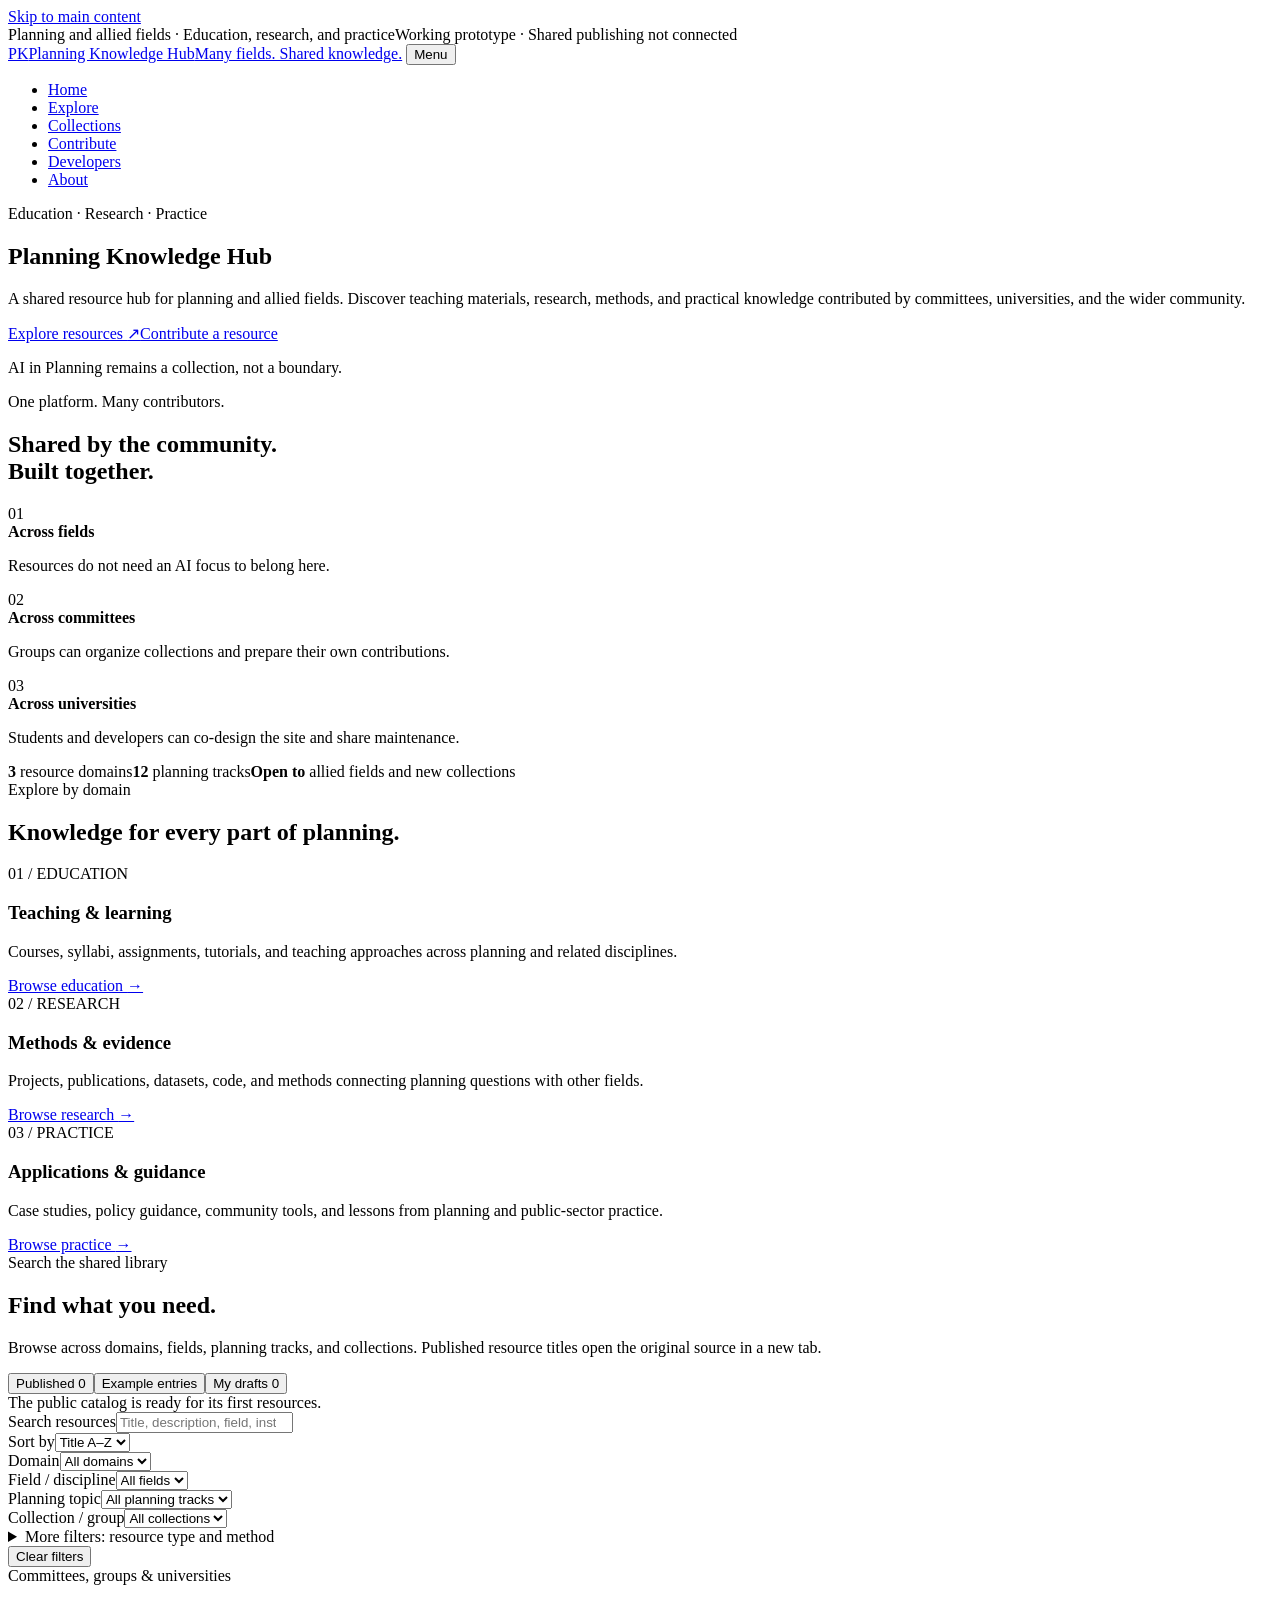
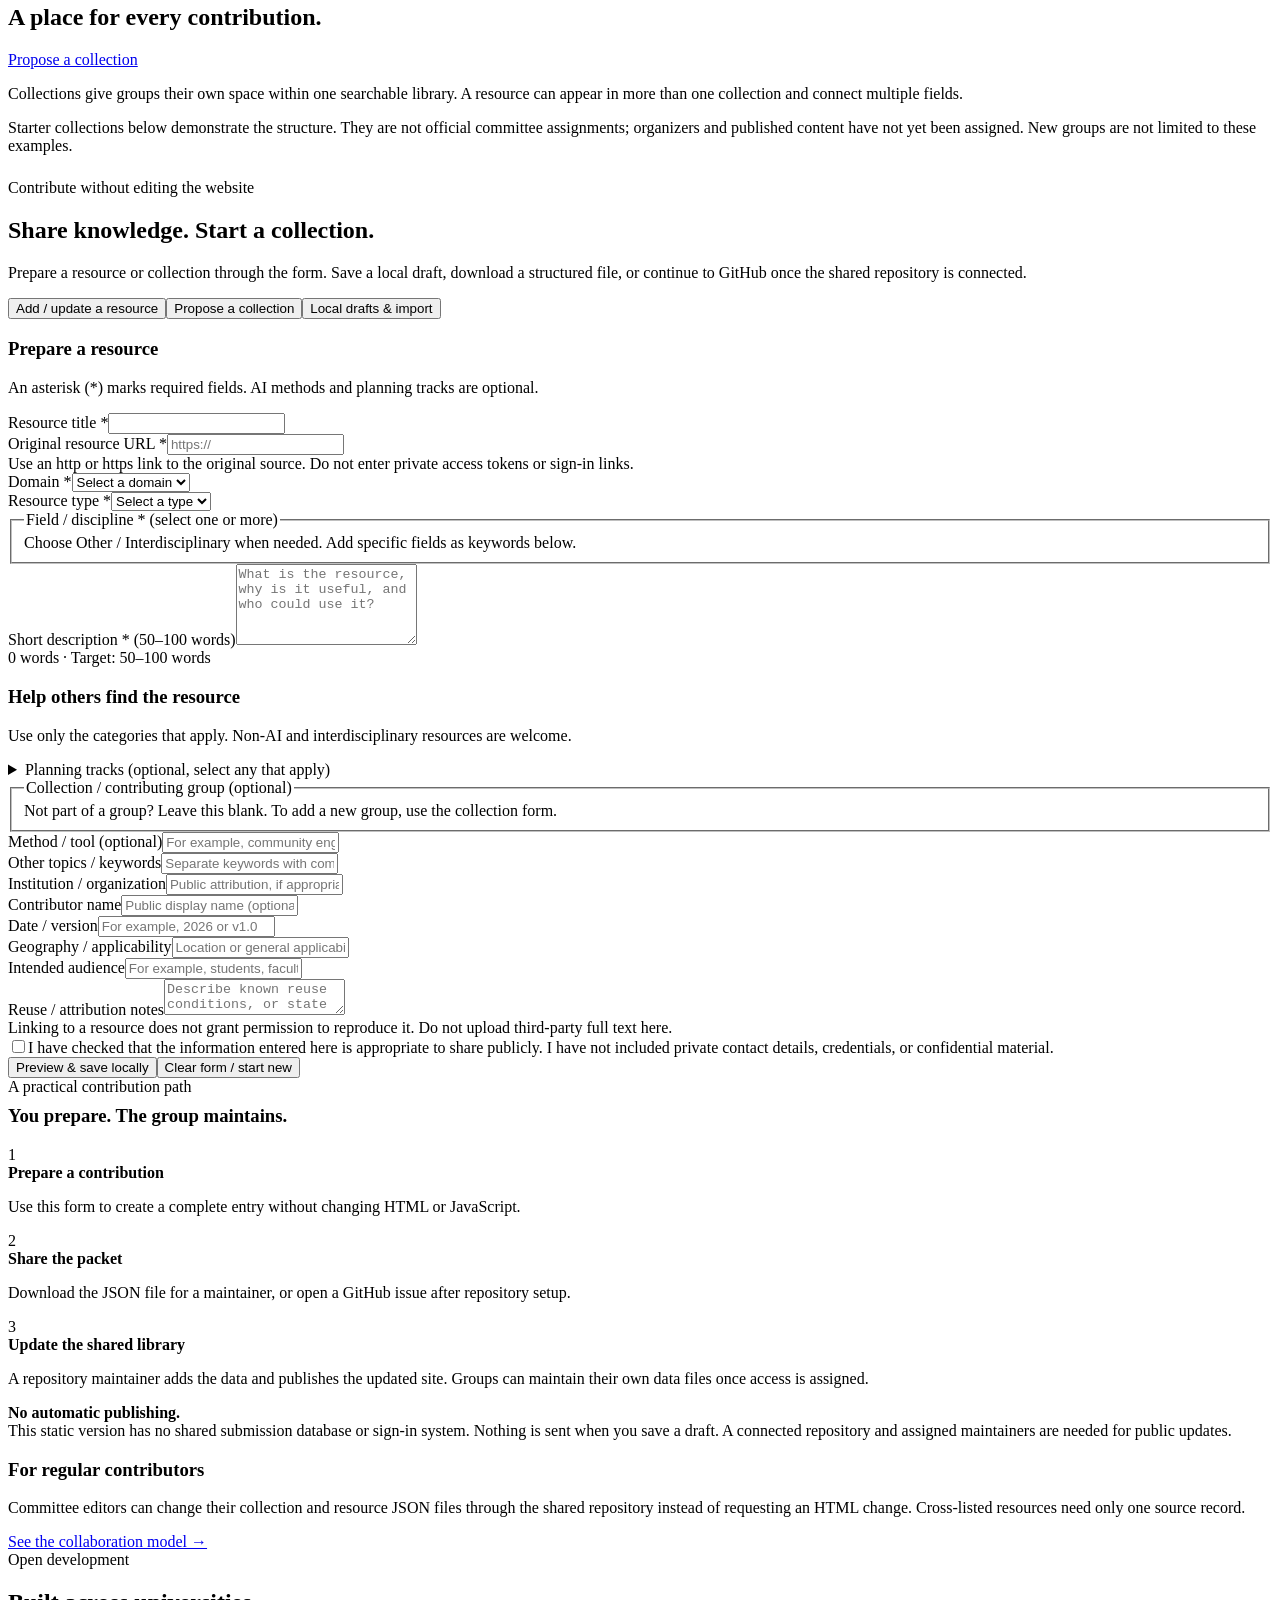
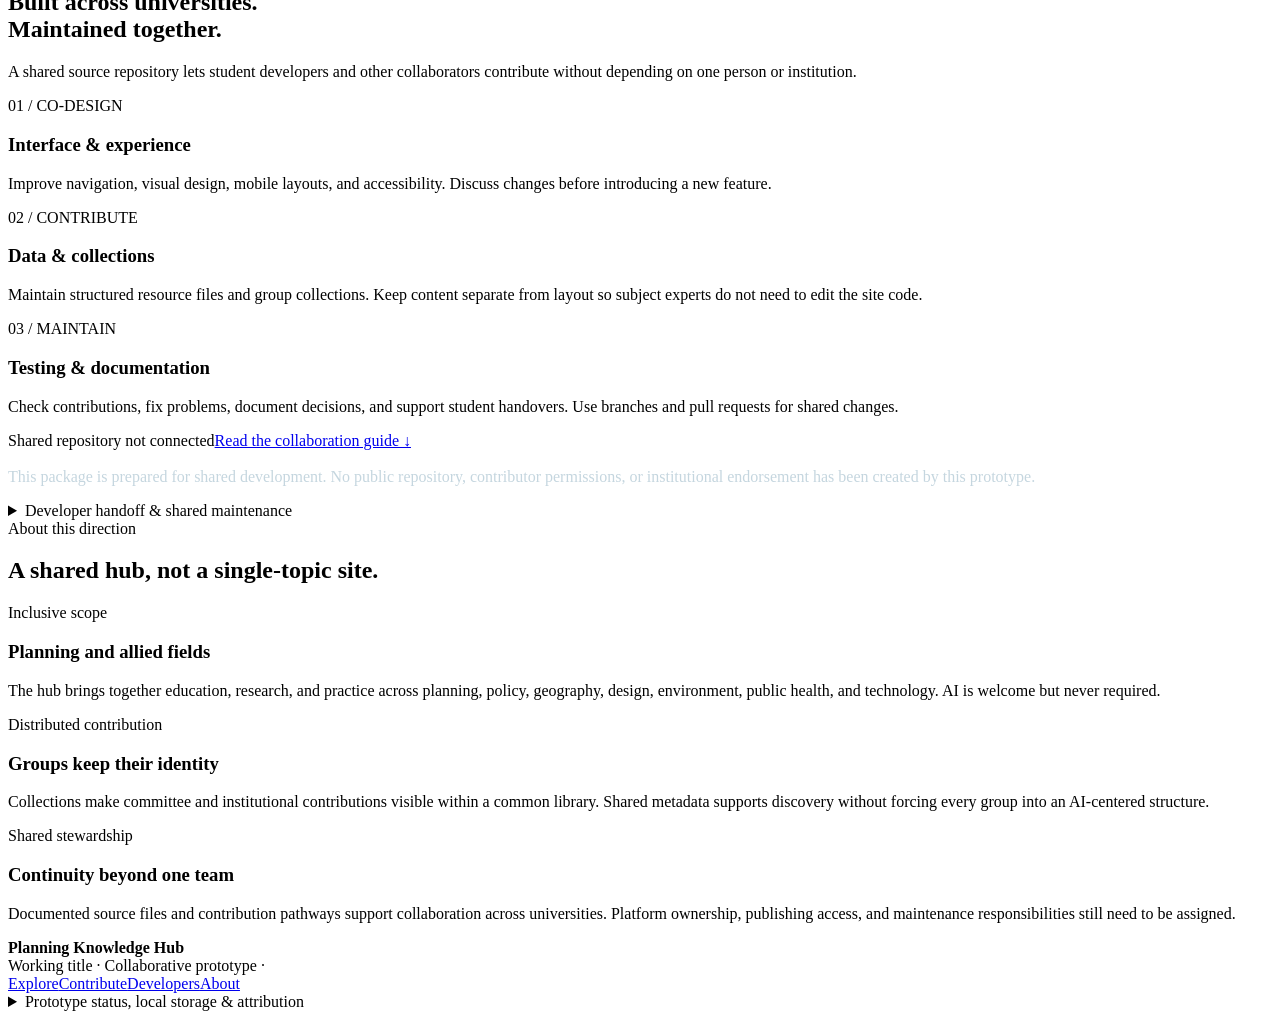
<file: src/index.template.html>
<!doctype html>
<html lang="en">
<head>
  <meta charset="utf-8">
  <meta name="viewport" content="width=device-width, initial-scale=1">
  <meta name="description" content="A shared resource hub for planning and allied fields, with committee collections and cross-university collaboration.">
  <meta name="referrer" content="strict-origin-when-cross-origin">
  <title>Planning Knowledge Hub</title>
  <style>/*__STYLES__*/</style>
</head>
<body>
<a class="skip-link" href="#main">Skip to main content</a>
<div class="topline"><div class="container"><span class="scope-line">Planning and allied fields · Education, research, and practice</span><span><span class="status-dot" aria-hidden="true"></span><span id="connectionLabel">Working prototype · Shared publishing not connected</span></span></div></div>
<header class="site-header">
  <div class="container header-inner">
    <a class="brand" href="#home" aria-label="Planning Knowledge Hub home"><span class="brand-mark" aria-hidden="true">PK</span><span><span data-site-title>Planning Knowledge Hub</span><span class="brand-sub">Many fields. Shared knowledge.</span></span></a>
    <button class="nav-toggle" type="button" aria-expanded="false" aria-controls="site-navigation">Menu</button>
    <nav id="site-navigation" aria-label="Primary navigation"><ul>
      <li><a href="#home">Home</a></li><li><a href="#explore">Explore</a></li><li><a href="#collections">Collections</a></li><li><a class="nav-contribute" href="#contribute">Contribute</a></li><li><a href="#developers">Developers</a></li><li><a href="#about">About</a></li>
    </ul></nav>
  </div>
</header>
<main id="main">
  <noscript><div class="container notice warning">JavaScript is required for search, filters, and local contribution tools. This page sends no submissions without an explicit handoff. The source package includes editable JSON resource files.</div></noscript>
  <section class="hero section-anchor" id="home">
    <div class="container">
      <div class="hero-grid">
        <div>
          <div class="eyebrow">Education · Research · Practice</div>
          <h1 data-site-title>Planning Knowledge Hub</h1>
          <p class="lede">A shared resource hub for planning and allied fields. Discover teaching materials, research, methods, and practical knowledge contributed by committees, universities, and the wider community.</p>
          <div class="button-row"><a class="btn" href="#explore">Explore resources <span aria-hidden="true">↗</span></a><a class="btn secondary" href="#contribute">Contribute a resource</a></div>
          <p class="hero-caption">AI in Planning remains a collection, not a boundary.</p>
        </div>
        <aside class="hero-aside" aria-label="An inclusive and collaborative platform">
          <div class="small-caps">One platform. Many contributors.</div>
          <h2>Shared by the community.<br>Built together.</h2>
          <div class="principle-row"><span class="principle-num">01</span><div><strong>Across fields</strong><p>Resources do not need an AI focus to belong here.</p></div></div>
          <div class="principle-row"><span class="principle-num">02</span><div><strong>Across committees</strong><p>Groups can organize collections and prepare their own contributions.</p></div></div>
          <div class="principle-row"><span class="principle-num">03</span><div><strong>Across universities</strong><p>Students and developers can co-design the site and share maintenance.</p></div></div>
        </aside>
      </div>
      <div class="hero-bottom"><span><strong>3</strong> resource domains</span><span><strong>12</strong> planning tracks</span><span><strong>Open to</strong> allied fields and new collections</span></div>
    </div>
  </section>
  <section class="section" aria-labelledby="domainsHeading">
    <div class="container">
      <div class="section-heading"><div><div class="eyebrow">Explore by domain</div><h2 id="domainsHeading">Knowledge for every part of planning.</h2></div></div>
      <div class="domain-grid">
        <article class="card domain-card"><div><span class="card-number">01 / EDUCATION</span><h3>Teaching & learning</h3><p>Courses, syllabi, assignments, tutorials, and teaching approaches across planning and related disciplines.</p></div><a class="text-link" href="#education" data-domain="Education">Browse education <span aria-hidden="true">→</span></a></article>
        <article class="card domain-card"><div><span class="card-number">02 / RESEARCH</span><h3>Methods & evidence</h3><p>Projects, publications, datasets, code, and methods connecting planning questions with other fields.</p></div><a class="text-link" href="#research" data-domain="Research">Browse research <span aria-hidden="true">→</span></a></article>
        <article class="card domain-card"><div><span class="card-number">03 / PRACTICE</span><h3>Applications & guidance</h3><p>Case studies, policy guidance, community tools, and lessons from planning and public-sector practice.</p></div><a class="text-link" href="#practice" data-domain="Practice">Browse practice <span aria-hidden="true">→</span></a></article>
      </div>
    </div>
  </section>
  <section class="section soft section-anchor" id="explore" aria-labelledby="exploreHeading">
    <div class="container">
      <div class="section-heading"><div><div class="eyebrow">Search the shared library</div><h2 id="exploreHeading">Find what you need.</h2></div><p>Browse across domains, fields, planning tracks, and collections. Published resource titles open the original source in a new tab.</p></div>
      <div class="view-bar"><div class="segmented" role="group" aria-label="Catalog view"><button type="button" data-view="published" aria-pressed="true">Published <span id="publishedCount">0</span></button><button type="button" data-view="examples" aria-pressed="false">Example entries</button><button type="button" data-view="drafts" aria-pressed="false">My drafts <span id="draftCount">0</span></button></div><span class="view-note" id="catalogNote">The public catalog is ready for its first resources.</span></div>
      <div id="exampleNotice" class="notice warning" hidden style="margin-bottom:18px">These are fictional display examples, not published resources or committee endorsements. Example titles have no external resource link.</div>
      <div id="draftNotice" class="notice warning" hidden style="margin-bottom:18px">Only drafts saved in this browser appear here. They are not published, synchronized, or shared with other contributors.</div>
      <div class="filters" aria-label="Resource filters">
        <div class="search-row"><div class="field"><label for="search">Search resources</label><input id="search" type="search" placeholder="Title, description, field, institution, or keyword" autocomplete="off"></div><div class="field"><label for="sort">Sort by</label><select id="sort"><option value="title">Title A–Z</option><option value="domain">Domain</option></select></div></div>
        <div class="filter-grid">
          <div class="field"><label for="domain">Domain</label><select id="domain"><option value="">All domains</option></select></div>
          <div class="field"><label for="fieldFilter">Field / discipline</label><select id="fieldFilter"><option value="">All fields</option></select></div>
          <div class="field"><label for="planningTopic">Planning topic</label><select id="planningTopic"><option value="">All planning tracks</option></select></div>
          <div class="field"><label for="collectionFilter">Collection / group</label><select id="collectionFilter"><option value="">All collections</option></select></div>
        </div>
        <details class="advanced"><summary>More filters: resource type and method</summary><div class="filter-grid"><div class="field"><label for="resourceType">Resource type</label><select id="resourceType"><option value="">All types</option></select></div><div class="field"><label for="methodFilter">Method / tool</label><select id="methodFilter"><option value="">All methods, including non-AI</option></select></div></div></details>
      </div>
      <div class="result-toolbar"><span id="resultCount" class="result-count" role="status" aria-live="polite"></span><button id="clearFilters" class="link-button" type="button">Clear filters</button></div>
      <div class="resource-list" id="resourceList"></div>
    </div>
  </section>
  <section class="section section-anchor" id="collections" aria-labelledby="collectionsHeading">
    <div class="container">
      <div class="section-heading"><div><div class="eyebrow">Committees, groups & universities</div><h2 id="collectionsHeading">A place for every contribution.</h2></div><a class="btn secondary" href="#contribute" data-open-tab="collection">Propose a collection</a></div>
      <p class="section-intro">Collections give groups their own space within one searchable library. A resource can appear in more than one collection and connect multiple fields.</p>
      <div class="notice" style="margin-bottom:24px">Starter collections below demonstrate the structure. They are not official committee assignments; organizers and published content have not yet been assigned. New groups are not limited to these examples.</div>
      <div class="collection-grid" id="collectionGrid"></div>
    </div>
  </section>
  <section class="section soft section-anchor" id="contribute" aria-labelledby="contributeHeading">
    <div class="container">
      <div class="section-heading"><div><div class="eyebrow">Contribute without editing the website</div><h2 id="contributeHeading">Share knowledge. Start a collection.</h2></div><p>Prepare a resource or collection through the form. Save a local draft, download a structured file, or continue to GitHub once the shared repository is connected.</p></div>
      <div class="segmented" role="tablist" aria-label="Contribution type"><button id="tab-resource" role="tab" aria-selected="true" aria-controls="panel-resource" tabindex="0" data-tab="resource" type="button">Add / update a resource</button><button id="tab-collection" role="tab" aria-selected="false" aria-controls="panel-collection" tabindex="-1" data-tab="collection" type="button">Propose a collection</button><button id="tab-drafts" role="tab" aria-selected="false" aria-controls="panel-drafts" tabindex="-1" data-tab="drafts" type="button">Local drafts & import</button></div>
      <div class="form-layout">
        <div>
          <div id="panel-resource" role="tabpanel" aria-labelledby="tab-resource" class="form-card">
            <h3 id="resourceFormHeading">Prepare a resource</h3><p class="muted small">An asterisk (*) marks required fields. AI methods and planning tracks are optional.</p>
            <form id="resourceForm">
              <input type="hidden" id="recordId"><input type="hidden" id="recordAction" value="add">
              <div class="form-grid">
                <div class="field full"><label for="resourceTitle">Resource title *</label><input id="resourceTitle" required maxlength="160"></div>
                <div class="field full"><label for="resourceUrl">Original resource URL *</label><input id="resourceUrl" type="url" required maxlength="1500" placeholder="https://"><div class="help">Use an http or https link to the original source. Do not enter private access tokens or sign-in links.</div></div>
                <div class="field"><label for="formDomain">Domain *</label><select id="formDomain" required><option value="">Select a domain</option></select></div>
                <div class="field"><label for="formType">Resource type *</label><select id="formType" required><option value="">Select a type</option></select></div>
                <fieldset class="full"><legend>Field / discipline * <span class="muted small">(select one or more)</span></legend><div id="formFields" class="check-grid"></div><div class="help">Choose Other / Interdisciplinary when needed. Add specific fields as keywords below.</div></fieldset>
                <div class="field full"><label for="resourceDescription">Short description * <span class="muted">(50–100 words)</span></label><textarea id="resourceDescription" rows="5" required maxlength="2200" aria-describedby="wordCount" placeholder="What is the resource, why is it useful, and who could use it?"></textarea><div id="wordCount" class="help">0 words · Target: 50–100 words</div></div>
                <div class="full form-subheading"><h3>Help others find the resource</h3><p>Use only the categories that apply. Non-AI and interdisciplinary resources are welcome.</p></div>
                <details class="full"><summary>Planning tracks <span class="muted">(optional, select any that apply)</span></summary><div id="formTopics" class="check-grid" style="margin-top:10px"></div></details>
                <fieldset class="full"><legend>Collection / contributing group <span class="muted small">(optional)</span></legend><div id="formCollections" class="check-grid"></div><div class="help">Not part of a group? Leave this blank. To add a new group, use the collection form.</div></fieldset>
                <div class="field"><label for="formMethod">Method / tool <span class="muted">(optional)</span></label><input id="formMethod" list="methodOptions" maxlength="120" placeholder="For example, community engagement"><datalist id="methodOptions"></datalist></div>
                <div class="field"><label for="formKeywords">Other topics / keywords</label><input id="formKeywords" maxlength="350" placeholder="Separate keywords with commas"></div>
                <div class="field"><label for="institution">Institution / organization</label><input id="institution" maxlength="180" placeholder="Public attribution, if appropriate"></div>
                <div class="field"><label for="contributor">Contributor name</label><input id="contributor" maxlength="120" placeholder="Public display name (optional)"></div>
                <div class="field"><label for="resourceDate">Date / version</label><input id="resourceDate" maxlength="60" placeholder="For example, 2026 or v1.0"></div>
                <div class="field"><label for="geography">Geography / applicability</label><input id="geography" maxlength="140" placeholder="Location or general applicability"></div>
                <div class="field full"><label for="audience">Intended audience</label><input id="audience" maxlength="180" placeholder="For example, students, faculty, practitioners, community groups"></div>
                <div class="field full"><label for="license">Reuse / attribution notes</label><textarea id="license" rows="2" maxlength="700" placeholder="Describe known reuse conditions, or state that they are not specified."></textarea><div class="help">Linking to a resource does not grant permission to reproduce it. Do not upload third-party full text here.</div></div>
                <label class="full check-line"><input id="resourceConsent" type="checkbox" required><span>I have checked that the information entered here is appropriate to share publicly. I have not included private contact details, credentials, or confidential material.</span></label>
                <div class="full button-row"><button class="btn" type="submit">Preview & save locally</button><button class="link-button" id="resetResource" type="button">Clear form / start new</button></div>
              </div>
            </form>
            <div id="resourceStatus" role="status" tabindex="-1" class="status-message" hidden></div>
            <div id="resourcePreview" class="preview-panel" hidden><h3>Your contribution packet</h3><div id="resourcePreviewCard"></div><div class="button-row" style="margin-top:16px"><button class="btn secondary compact" type="button" id="downloadResource">Download JSON</button><button class="btn secondary compact" type="button" id="copyResource">Copy submission</button><a class="btn compact" id="resourceGitHub" aria-disabled="true" tabindex="-1" target="_blank" rel="noopener noreferrer">Continue on GitHub</a></div><p class="help" id="resourceHandoffNote"></p><details><summary>View / select submission text</summary><label class="sr-only" for="resourcePacketText">Resource submission text</label><textarea id="resourcePacketText" rows="8" readonly></textarea></details></div>
          </div>
          <div id="panel-collection" role="tabpanel" aria-labelledby="tab-collection" class="form-card" hidden>
            <h3>Prepare a collection</h3><p class="muted small">Any relevant committee, group, or university collaboration can propose a collection. Local creation does not assign official status or editing permissions.</p>
            <form id="collectionForm"><input id="collectionId" type="hidden"><div class="form-grid">
              <div class="field full"><label for="collectionTitle">Collection name *</label><input id="collectionTitle" maxlength="140" required placeholder="For example, Community Health and Planning"></div>
              <div class="field"><label for="organizerType">Type of group *</label><select id="organizerType" required><option value="">Select a group type</option></select></div>
              <div class="field"><label for="organizer">Committee / group name</label><input id="organizer" maxlength="180" placeholder="Leave blank if not yet assigned"></div>
              <div class="field full"><label for="collectionInstitution">Participating institution(s)</label><input id="collectionInstitution" maxlength="250" placeholder="Optional public attribution"></div>
              <div class="field full"><label for="collectionDescription">Collection description * <span class="muted">(20–100 words)</span></label><textarea id="collectionDescription" rows="5" maxlength="2200" required placeholder="Describe the collection's scope, audience, and intended contributions."></textarea><div id="collectionWordCount" class="help">0 words · Target: 20–100 words</div></div>
              <fieldset class="full"><legend>Field / discipline * <span class="muted small">(select one or more)</span></legend><div id="collectionFields" class="check-grid"></div></fieldset>
              <details class="full"><summary>Associated planning tracks <span class="muted">(optional)</span></summary><div id="collectionTopics" class="check-grid" style="margin-top:10px"></div></details>
              <label class="full check-line"><input id="collectionConsent" type="checkbox" required><span>This information is suitable for public sharing. I understand that this draft does not create an official committee or grant repository access.</span></label>
              <div class="full button-row"><button class="btn" type="submit">Preview & save locally</button><button class="link-button" id="resetCollection" type="button">Clear form / start new</button></div>
            </div></form>
            <div id="collectionStatus" role="status" tabindex="-1" class="status-message" hidden></div>
            <div id="collectionPreview" class="preview-panel" hidden><h3>Your collection packet</h3><div id="collectionPreviewCard"></div><div class="button-row" style="margin-top:16px"><button class="btn secondary compact" type="button" id="downloadCollection">Download JSON</button><button class="btn secondary compact" type="button" id="copyCollection">Copy submission</button><a class="btn compact" id="collectionGitHub" aria-disabled="true" tabindex="-1" target="_blank" rel="noopener noreferrer">Continue on GitHub</a></div><p class="help" id="collectionHandoffNote"></p><details><summary>View / select submission text</summary><label class="sr-only" for="collectionPacketText">Collection submission text</label><textarea id="collectionPacketText" rows="8" readonly></textarea></details></div>
          </div>
          <div id="panel-drafts" role="tabpanel" aria-labelledby="tab-drafts" class="form-card" hidden>
            <h3>Local workspace</h3><p class="muted small">Drafts are stored only in this browser when storage is available. They are not a shared database, login account, or published catalog. Export them before switching devices or clearing browser data.</p>
            <div class="button-row"><button class="btn secondary compact" id="downloadAllDrafts" type="button">Export all local drafts</button><button class="link-button" id="clearAllDrafts" type="button">Delete all local drafts</button></div>
            <div id="draftsList" class="drafts-list"></div>
            <div class="import-box"><label for="importFile">Import a resource, collection, or workspace JSON file</label><input id="importFile" type="file" accept=".json,application/json"><p class="help">Imports are validated and remain local drafts. Matching IDs replace local drafts only; published data is never overwritten. Maximum file size: 1 MB.</p></div>
            <div id="workspaceStatus" class="status-message" role="status" tabindex="-1" hidden></div>
          </div>
        </div>
        <aside class="form-aside">
          <div class="card"><div class="small-caps">A practical contribution path</div><h3 style="margin-top:9px">You prepare. The group maintains.</h3><div class="step"><span class="step-number">1</span><div><strong>Prepare a contribution</strong><p>Use this form to create a complete entry without changing HTML or JavaScript.</p></div></div><div class="step"><span class="step-number">2</span><div><strong>Share the packet</strong><p>Download the JSON file for a maintainer, or open a GitHub issue after repository setup.</p></div></div><div class="step"><span class="step-number">3</span><div><strong>Update the shared library</strong><p>A repository maintainer adds the data and publishes the updated site. Groups can maintain their own data files once access is assigned.</p></div></div></div>
          <div class="notice"><strong>No automatic publishing.</strong><br>This static version has no shared submission database or sign-in system. Nothing is sent when you save a draft. A connected repository and assigned maintainers are needed for public updates.</div>
          <div class="card"><h3>For regular contributors</h3><p class="muted small">Committee editors can change their collection and resource JSON files through the shared repository instead of requesting an HTML change. Cross-listed resources need only one source record.</p><a class="text-link" href="#developers" style="display:block;margin-top:14px">See the collaboration model →</a></div>
        </aside>
      </div>
    </div>
  </section>
  <section class="section dev-section section-anchor" id="developers" aria-labelledby="developersHeading">
    <div class="container">
      <div class="section-heading"><div><div class="eyebrow">Open development</div><h2 id="developersHeading">Built across universities.<br>Maintained together.</h2></div><p>A shared source repository lets student developers and other collaborators contribute without depending on one person or institution.</p></div>
      <div class="developer-grid"><article class="dev-card"><span class="card-number">01 / CO-DESIGN</span><h3>Interface & experience</h3><p>Improve navigation, visual design, mobile layouts, and accessibility. Discuss changes before introducing a new feature.</p></article><article class="dev-card"><span class="card-number">02 / CONTRIBUTE</span><h3>Data & collections</h3><p>Maintain structured resource files and group collections. Keep content separate from layout so subject experts do not need to edit the site code.</p></article><article class="dev-card"><span class="card-number">03 / MAINTAIN</span><h3>Testing & documentation</h3><p>Check contributions, fix problems, document decisions, and support student handovers. Use branches and pull requests for shared changes.</p></article></div>
      <div class="dev-actions"><a class="btn secondary" id="repositoryLink" aria-disabled="true" tabindex="-1" target="_blank" rel="noopener noreferrer">Shared repository not connected</a><a class="text-link" href="#developerGuide" id="openDeveloperGuide">Read the collaboration guide ↓</a></div>
      <p class="small" id="repoSetupNote" style="color:#c5d6df;margin-top:18px">This package is prepared for shared development. No public repository, contributor permissions, or institutional endorsement has been created by this prototype.</p>
      <details class="dev-guide section-anchor" id="developerGuide"><summary>Developer handoff & shared maintenance</summary><div class="guide-grid"><div><h3>One source of truth</h3><p>The ZIP contains editable source files, JSON data, validation and build scripts, contribution templates, and GitHub workflows. Build the portable HTML from those files rather than editing generated copies.</p><pre>src/                 HTML template, CSS, JavaScript
data/collections/    One file per collection
data/resources/      One file per resource
scripts/             Validate, import, and build
docs/                Setup and maintenance guides
.github/             Issues, checks, deployment</pre><p>Local build, with Python 3.10 or newer:</p><pre>python scripts/validate.py
python scripts/build.py
python -m http.server 8000</pre></div><div><h3>Contribute from any university</h3><p>Use a shared organization-owned repository. Contributors can fork it, make changes on a branch, and propose a pull request. Assigned maintainers can then merge changes and publish a new version.</p><p>Committee editors maintain content; student developers maintain code and documentation. Keep at least two maintainers and document handovers so access does not end with one student's appointment.</p><h3 style="margin-top:25px">Connect the public workflow</h3><p>Set <code>githubRepository</code> in <code>data/config.json</code> to the real owner/repository, enable Issues, and configure GitHub Pages. Rebuild the HTML. The repository and submission links will then use that location.</p><p>Repository permissions and branch rules must be configured by an administrator. The included CODEOWNERS example does not grant access. Select and approve a code license before describing the project as open source.</p><p class="small">The local form is not a content management system. Authenticated, non-GitHub publishing would require a separately configured service.</p></div></div></details>
    </div>
  </section>
  <section class="section section-anchor" id="about" aria-labelledby="aboutHeading"><div class="container"><div class="section-heading"><div><div class="eyebrow">About this direction</div><h2 id="aboutHeading">A shared hub, not a single-topic site.</h2></div></div><div class="about-grid"><article><div class="small-caps">Inclusive scope</div><h3>Planning and allied fields</h3><p>The hub brings together education, research, and practice across planning, policy, geography, design, environment, public health, and technology. AI is welcome but never required.</p></article><article><div class="small-caps">Distributed contribution</div><h3>Groups keep their identity</h3><p>Collections make committee and institutional contributions visible within a common library. Shared metadata supports discovery without forcing every group into an AI-centered structure.</p></article><article><div class="small-caps">Shared stewardship</div><h3>Continuity beyond one team</h3><p>Documented source files and contribution pathways support collaboration across universities. Platform ownership, publishing access, and maintenance responsibilities still need to be assigned.</p></article></div></div></section>
</main>
<footer class="site-footer"><div class="container"><div class="footer-inner"><div><strong data-site-title>Planning Knowledge Hub</strong><br>Working title · Collaborative prototype · <span id="year"></span></div><div class="footer-links"><a href="#explore">Explore</a><a href="#contribute">Contribute</a><a href="#developers">Developers</a><a href="#about">About</a></div></div><details class="privacy-note"><summary>Prototype status, local storage & attribution</summary><p>No official organizational name, committee assignment, or affiliation is asserted by this prototype. The published catalog starts empty, as in the original HTML. Example entries are fictional and are excluded from published counts. Drafts remain on this device unless you explicitly export or share them. Local storage is not encrypted and should not contain confidential information. External resource links and GitHub submissions take you to third-party websites. Source material retains its original reuse conditions.</p><p>Source package version <span id="version"></span>. Technical setup references and limitations are documented in <code>docs/</code>.</p></details></div></footer>
<script id="hub-data" type="application/json">/*__DATA__*/</script>
<script>/*__APP__*/</script>
</body>
</html>
</file>
